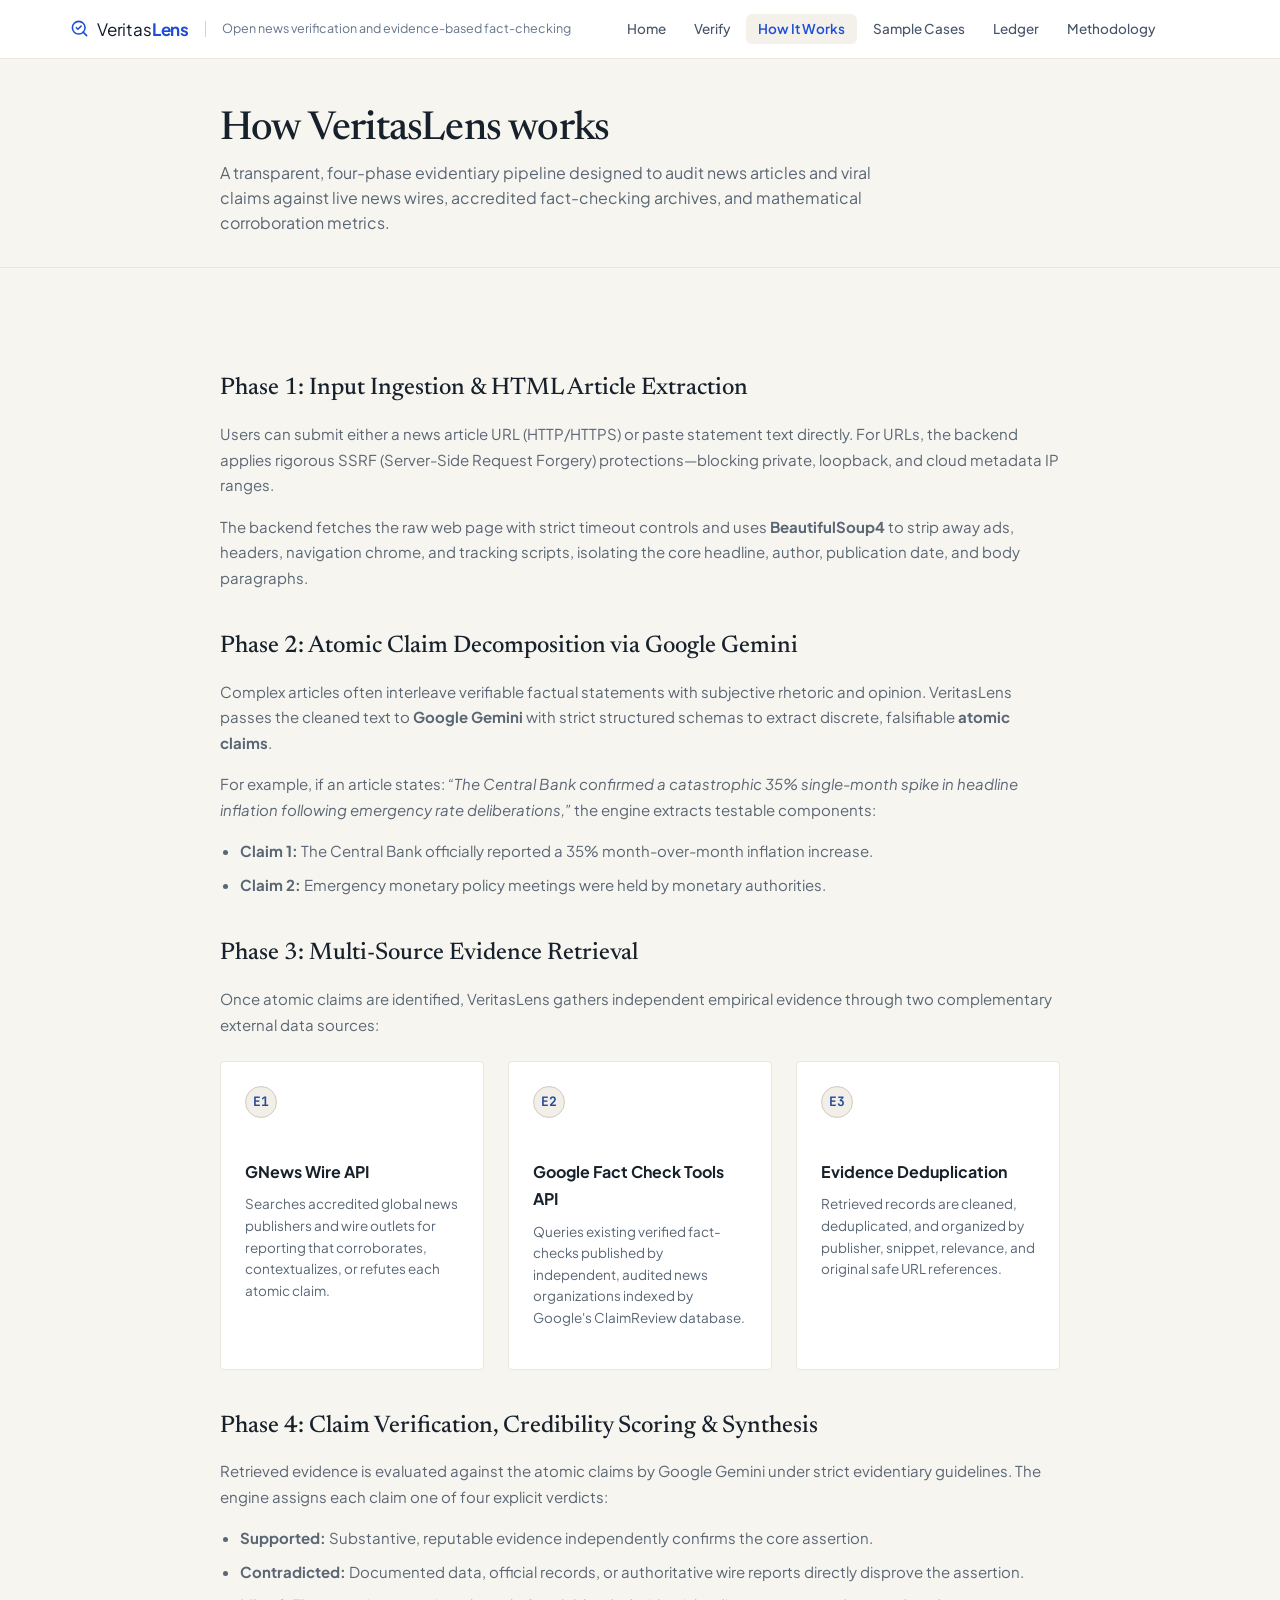
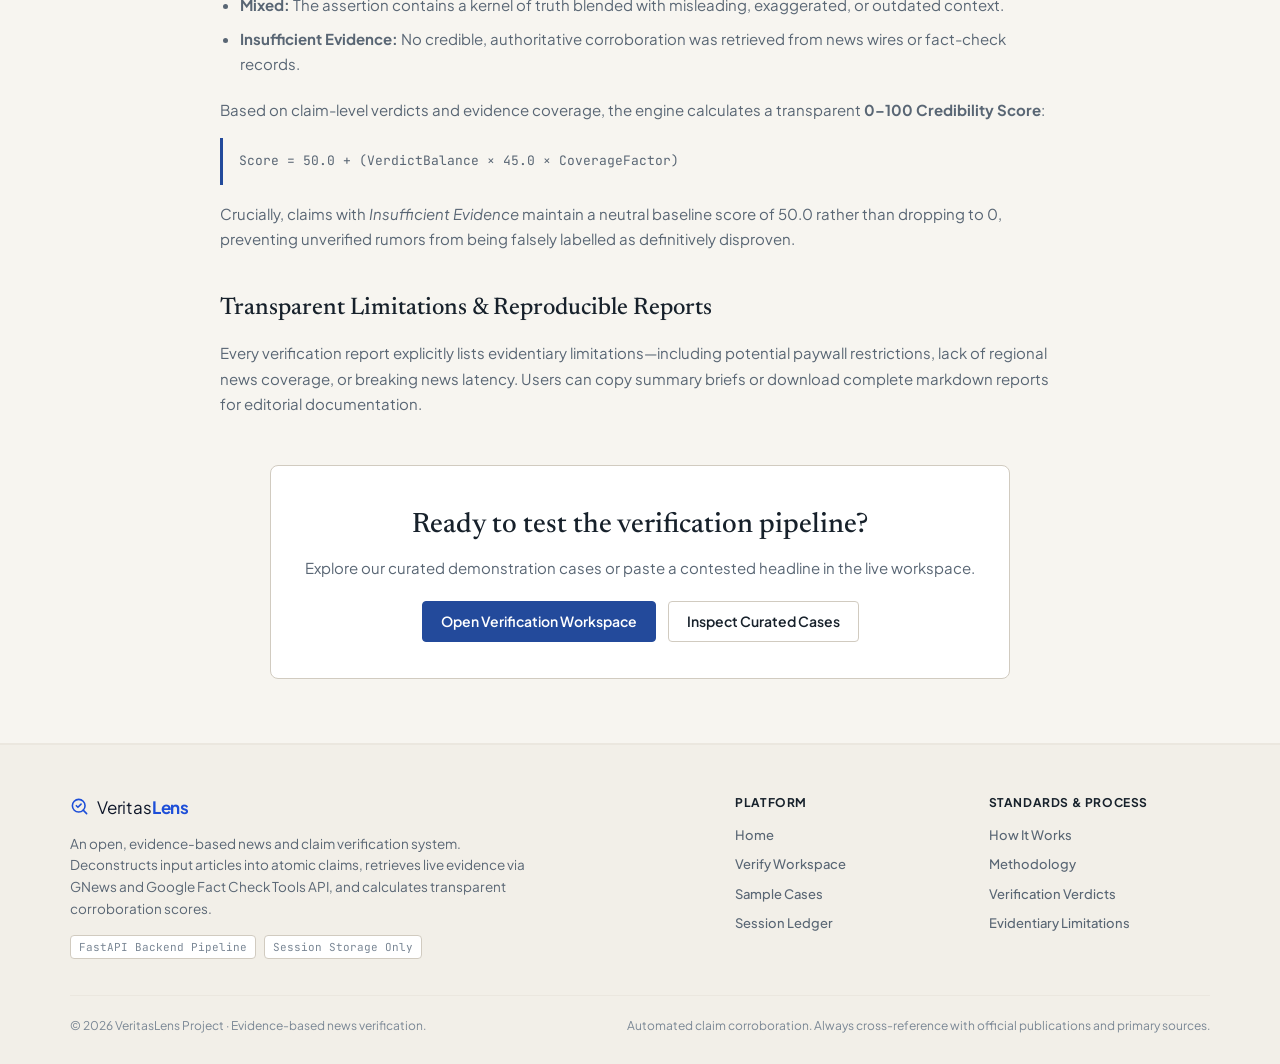
<file: frontend/how-it-works.html>
<!DOCTYPE html>
<html lang="en">

<head>
  <meta charset="UTF-8">
  <meta name="viewport" content="width=device-width, initial-scale=1.0">
  <meta name="theme-color" content="#F7F5F0">
  <meta name="description"
    content="How VeritasLens works — An in-depth overview of our four-stage automated evidence-based news verification pipeline.">
  <title>How It Works — VeritasLens</title>
  <link rel="preconnect" href="https://fonts.googleapis.com">
  <link rel="preconnect" href="https://fonts.gstatic.com" crossorigin>
  <link
    href="https://fonts.googleapis.com/css2?family=Cormorant+Garamond:ital,wght@0,400;0,500;0,600;0,700;1,400;1,500&family=Newsreader:ital,opsz,wght@0,6..72,400;0,6..72,500;0,6..72,600;1,6..72,400&family=Plus+Jakarta+Sans:wght@400;500;600;700&family=JetBrains+Mono:wght@400;500;600&display=swap"
    rel="stylesheet">
  <link rel="stylesheet" href="style.css">
  <script src="script.js" defer></script>
</head>

<body>
  
  <header class="site-header" id="site-header">
    <div class="container header-container">
      <div class="header-brand">
        <a class="brand-link" href="index.html" aria-label="VeritasLens Home">
          <svg class="brand-symbol" viewBox="0 0 24 24" fill="none" stroke="currentColor" stroke-width="2"
            stroke-linecap="round" stroke-linejoin="round" aria-hidden="true">
            <circle cx="11" cy="11" r="8"></circle>
            <line x1="21" y1="21" x2="16.65" y2="16.65"></line>
            <path d="m8 11 2 2 4-4"></path>
          </svg>
          <span class="brand-title">Veritas<strong>Lens</strong></span>
        </a>
        <span class="brand-divider" aria-hidden="true"></span>
        <span class="brand-tagline">Open news verification and evidence-based fact-checking</span>
      </div>

      <nav class="site-nav" id="primary-nav" aria-label="Main Navigation">
        <a class="nav-anchor" href="index.html">Home</a>
        <a class="nav-anchor" href="verify.html">Verify</a>
        <a class="nav-anchor is-active" href="how-it-works.html" aria-current="page">How It Works</a>
        <a class="nav-anchor" href="samples.html">Sample Cases</a>
        <a class="nav-anchor" href="ledger.html">Ledger</a>
        <a class="nav-anchor" href="methodology.html">Methodology</a>
      </nav>

      <div class="header-actions">
        <button class="nav-toggle" id="menu-toggle" type="button" aria-expanded="false" aria-controls="primary-nav"
          aria-label="Toggle navigation">
          <span class="toggle-bar"></span>
          <span class="toggle-bar"></span>
          <span class="toggle-bar"></span>
        </button>
      </div>
    </div>
  </header>

  <main>
    
    <section class="page-header-block" aria-labelledby="page-title">
      <div class="container container-narrow">
        <h1 id="page-title" class="page-headline">How VeritasLens works</h1>
        <p class="page-subhead">
          A transparent, four-phase evidentiary pipeline designed to audit news articles and viral claims against live
          news wires,
          accredited fact-checking archives, and mathematical corroboration metrics.
        </p>
      </div>
    </section>

    
    <section class="section-landing">
      <div class="container container-narrow">
        <div class="prose-block">
          <h2>Phase 1: Input Ingestion &amp; HTML Article Extraction</h2>
          <p>
            Users can submit either a news article URL (HTTP/HTTPS) or paste statement text directly.
            For URLs, the backend applies rigorous SSRF (Server-Side Request Forgery) protections—blocking private,
            loopback, and cloud metadata IP ranges.
          </p>
          <p>
            The backend fetches the raw web page with strict timeout controls and uses <strong>BeautifulSoup4</strong>
            to strip away ads, headers, navigation chrome, and tracking scripts, isolating the core headline, author,
            publication date, and body paragraphs.
          </p>

          <h2>Phase 2: Atomic Claim Decomposition via Google Gemini</h2>
          <p>
            Complex articles often interleave verifiable factual statements with subjective rhetoric and opinion.
            VeritasLens passes the cleaned text to <strong>Google Gemini</strong> with strict structured schemas to
            extract discrete, falsifiable <strong>atomic claims</strong>.
          </p>
          <p>
            For example, if an article states:
            <em>“The Central Bank confirmed a catastrophic 35% single-month spike in headline inflation following
              emergency rate deliberations,”</em>
            the engine extracts testable components:
          </p>
          <ul>
            <li><strong>Claim 1:</strong> The Central Bank officially reported a 35% month-over-month inflation
              increase.</li>
            <li><strong>Claim 2:</strong> Emergency monetary policy meetings were held by monetary authorities.</li>
          </ul>

          <h2>Phase 3: Multi-Source Evidence Retrieval</h2>
          <p>
            Once atomic claims are identified, VeritasLens gathers independent empirical evidence through two
            complementary external data sources:
          </p>

          <div class="steps-grid" style="margin: 24px 0;">
            <div class="step-card">
              <span class="step-number">E1</span>
              <h3>GNews Wire API</h3>
              <p>Searches accredited global news publishers and wire outlets for reporting that corroborates,
                contextualizes, or refutes each atomic claim.</p>
            </div>
            <div class="step-card">
              <span class="step-number">E2</span>
              <h3>Google Fact Check Tools API</h3>
              <p>Queries existing verified fact-checks published by independent, audited news organizations indexed by
                Google's ClaimReview database.</p>
            </div>
            <div class="step-card">
              <span class="step-number">E3</span>
              <h3>Evidence Deduplication</h3>
              <p>Retrieved records are cleaned, deduplicated, and organized by publisher, snippet, relevance, and
                original safe URL references.</p>
            </div>
          </div>

          <h2>Phase 4: Claim Verification, Credibility Scoring &amp; Synthesis</h2>
          <p>
            Retrieved evidence is evaluated against the atomic claims by Google Gemini under strict evidentiary
            guidelines.
            The engine assigns each claim one of four explicit verdicts:
          </p>
          <ul>
            <li><strong>Supported:</strong> Substantive, reputable evidence independently confirms the core assertion.
            </li>
            <li><strong>Contradicted:</strong> Documented data, official records, or authoritative wire reports directly
              disprove the assertion.</li>
            <li><strong>Mixed:</strong> The assertion contains a kernel of truth blended with misleading, exaggerated,
              or outdated context.</li>
            <li><strong>Insufficient Evidence:</strong> No credible, authoritative corroboration was retrieved from news
              wires or fact-check records.</li>
          </ul>

          <p>
            Based on claim-level verdicts and evidence coverage, the engine calculates a transparent <strong>0–100
              Credibility Score</strong>:
          </p>
          <p
            style="background: var(--bg-surface-secondary); padding: 12px 16px; border-left: 3px solid var(--action-primary); font-family: 'JetBrains Mono', monospace; font-size: 13px;">
            Score = 50.0 + (VerdictBalance &times; 45.0 &times; CoverageFactor)
          </p>
          <p>
            Crucially, claims with <em>Insufficient Evidence</em> maintain a neutral baseline score of 50.0 rather than
            dropping to 0, preventing unverified rumors from being falsely labelled as definitively disproven.
          </p>

          <h2>Transparent Limitations &amp; Reproducible Reports</h2>
          <p>
            Every verification report explicitly lists evidentiary limitations—including potential paywall restrictions,
            lack of regional news coverage, or breaking news latency.
            Users can copy summary briefs or download complete markdown reports for editorial documentation.
          </p>
        </div>

        <div class="cta-box" style="margin-top: 48px;">
          <h2>Ready to test the verification pipeline?</h2>
          <p>Explore our curated demonstration cases or paste a contested headline in the live workspace.</p>
          <div style="display: flex; gap: 12px; justify-content: center; flex-wrap: wrap;">
            <a class="btn btn-primary" href="verify.html">Open Verification Workspace</a>
            <a class="btn btn-secondary" href="samples.html">Inspect Curated Cases</a>
          </div>
        </div>
      </div>
    </section>
  </main>

  
  <footer class="site-footer">
    <div class="container footer-container">
      <div class="footer-layout">
        
        <div class="footer-col-brand">
          <a class="footer-brand-link" href="index.html" aria-label="VeritasLens Home">
            <svg class="brand-symbol" viewBox="0 0 24 24" fill="none" stroke="currentColor" stroke-width="2"
              stroke-linecap="round" stroke-linejoin="round" aria-hidden="true">
              <circle cx="11" cy="11" r="8"></circle>
              <line x1="21" y1="21" x2="16.65" y2="16.65"></line>
              <path d="m8 11 2 2 4-4"></path>
            </svg>
            <span class="brand-title">Veritas<strong>Lens</strong></span>
          </a>
          <p class="footer-mission">
            An open, evidence-based news and claim verification system. Deconstructs input articles into atomic claims,
            retrieves live evidence via GNews and Google Fact Check Tools API, and calculates transparent corroboration
            scores.
          </p>
          <div class="footer-badge-wrap">
            <span class="footer-pill">FastAPI Backend Pipeline</span>
            <span class="footer-pill">Session Storage Only</span>
          </div>
        </div>

        
        <div class="footer-col-links">
          <div class="footer-link-group">
            <h4 class="footer-group-heading">Platform</h4>
            <nav class="footer-links-list" aria-label="Footer Platform Links">
              <a href="index.html">Home</a>
              <a href="verify.html">Verify Workspace</a>
              <a href="samples.html">Sample Cases</a>
              <a href="ledger.html">Session Ledger</a>
            </nav>
          </div>

          <div class="footer-link-group">
            <h4 class="footer-group-heading">Standards &amp; Process</h4>
            <nav class="footer-links-list" aria-label="Footer Standards Links">
              <a href="how-it-works.html">How It Works</a>
              <a href="methodology.html">Methodology</a>
              <a href="methodology.html#verdicts">Verification Verdicts</a>
              <a href="methodology.html#limitations">Evidentiary Limitations</a>
            </nav>
          </div>
        </div>
      </div>

      
      <div class="footer-bottom">
        <p class="footer-copyright">&copy; 2026 VeritasLens Project &middot; Evidence-based news verification.</p>
        <p class="footer-compliance">Automated claim corroboration. Always cross-reference with official publications
          and primary sources.</p>
      </div>
    </div>
  </footer>
</body>

</html>
</file>
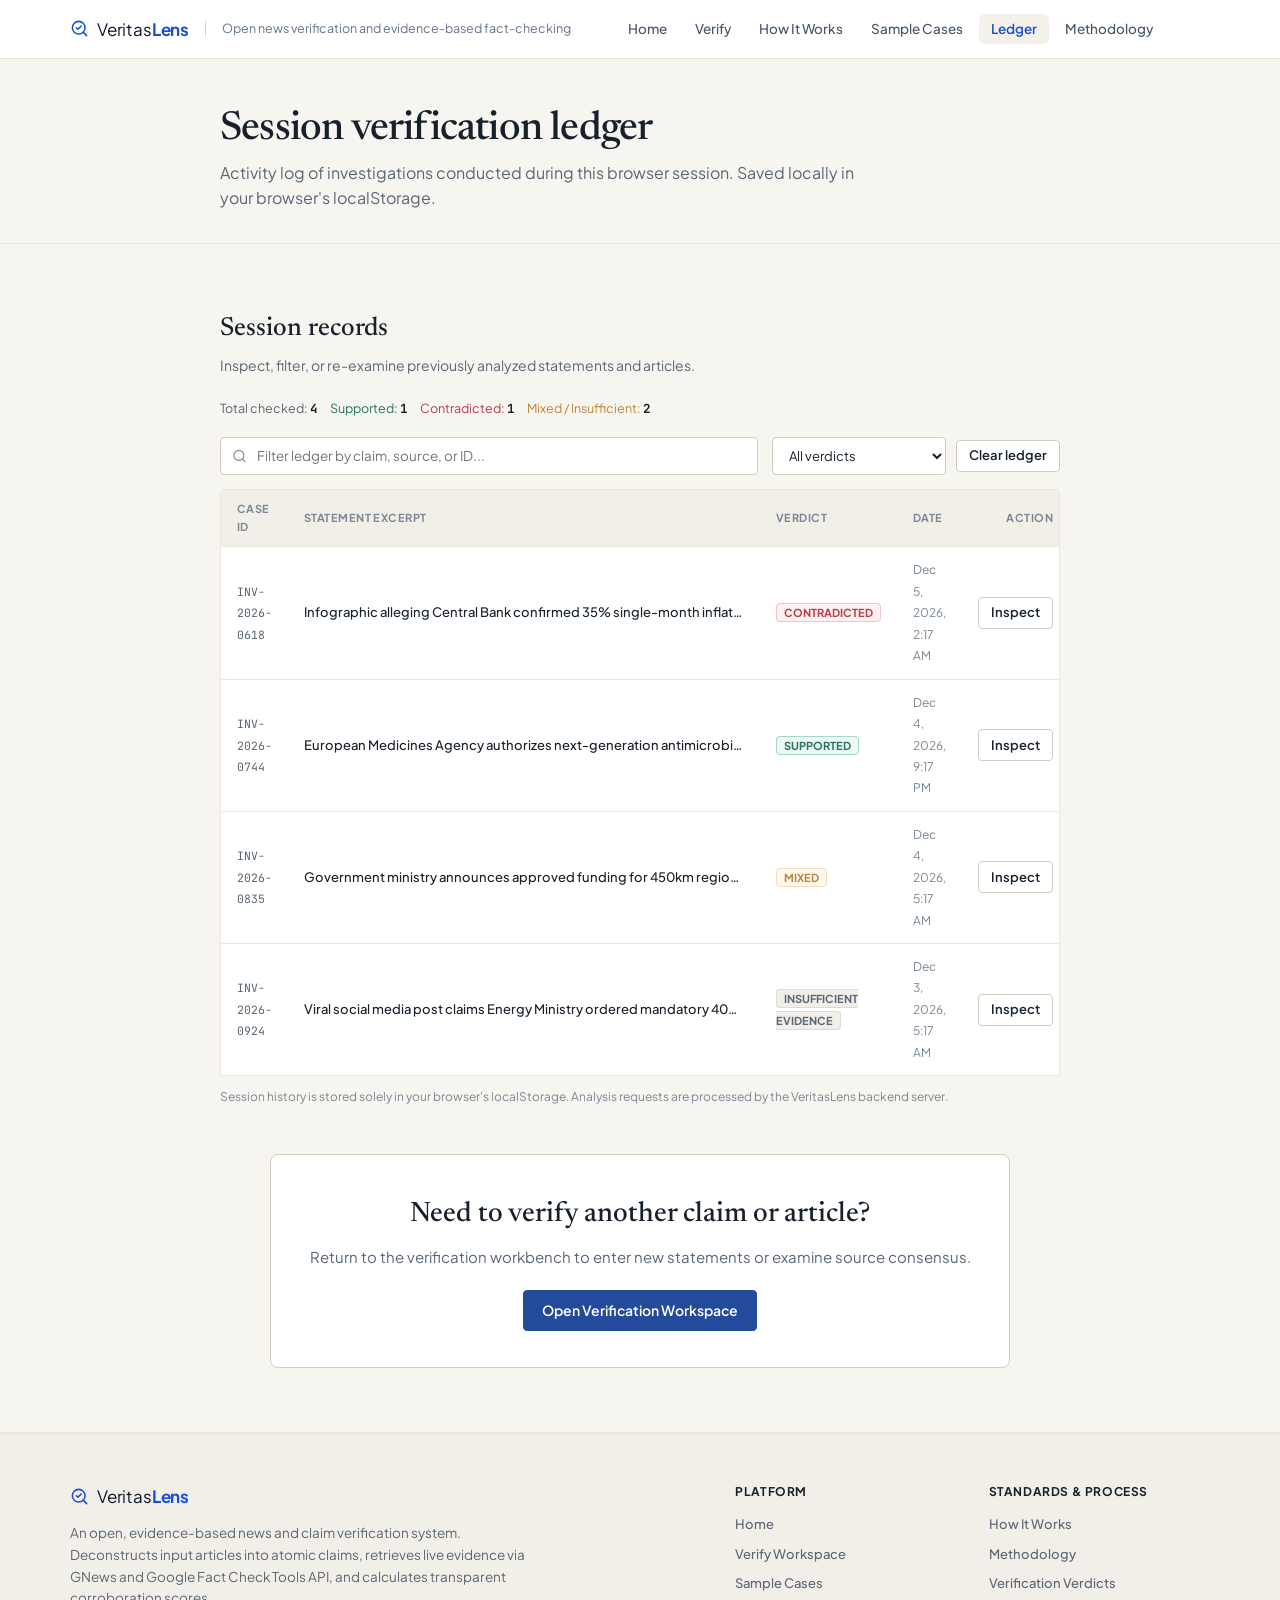
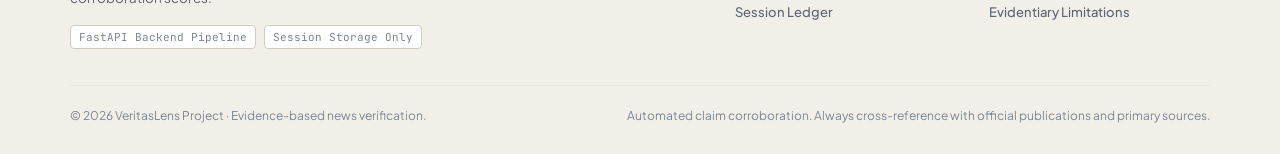
<file: frontend/ledger.html>
<!DOCTYPE html>
<html lang="en">

<head>
  <meta charset="UTF-8">
  <meta name="viewport" content="width=device-width, initial-scale=1.0">
  <meta name="theme-color" content="#F7F5F0">
  <meta name="description"
    content="VeritasLens Verification Ledger — Session activity log and local browser history of investigated claims and source audits.">
  <title>Verification Ledger — VeritasLens</title>
  <link rel="preconnect" href="https://fonts.googleapis.com">
  <link rel="preconnect" href="https://fonts.gstatic.com" crossorigin>
  <link
    href="https://fonts.googleapis.com/css2?family=Cormorant+Garamond:ital,wght@0,400;0,500;0,600;0,700;1,400;1,500&family=Newsreader:ital,opsz,wght@0,6..72,400;0,6..72,500;0,6..72,600;1,6..72,400&family=Plus+Jakarta+Sans:wght@400;500;600;700&family=JetBrains+Mono:wght@400;500;600&display=swap"
    rel="stylesheet">
  <link rel="stylesheet" href="style.css">
  <script src="script.js" defer></script>
</head>

<body>
  
  <header class="site-header" id="site-header">
    <div class="container header-container">
      <div class="header-brand">
        <a class="brand-link" href="index.html" aria-label="VeritasLens Home">
          <svg class="brand-symbol" viewBox="0 0 24 24" fill="none" stroke="currentColor" stroke-width="2"
            stroke-linecap="round" stroke-linejoin="round" aria-hidden="true">
            <circle cx="11" cy="11" r="8"></circle>
            <line x1="21" y1="21" x2="16.65" y2="16.65"></line>
            <path d="m8 11 2 2 4-4"></path>
          </svg>
          <span class="brand-title">Veritas<strong>Lens</strong></span>
        </a>
        <span class="brand-divider" aria-hidden="true"></span>
        <span class="brand-tagline">Open news verification and evidence-based fact-checking</span>
      </div>

      <nav class="site-nav" id="primary-nav" aria-label="Main Navigation">
        <a class="nav-anchor" href="index.html">Home</a>
        <a class="nav-anchor" href="verify.html">Verify</a>
        <a class="nav-anchor" href="how-it-works.html">How It Works</a>
        <a class="nav-anchor" href="samples.html">Sample Cases</a>
        <a class="nav-anchor is-active" href="ledger.html" aria-current="page">Ledger</a>
        <a class="nav-anchor" href="methodology.html">Methodology</a>
      </nav>

      <div class="header-actions">
        <button class="nav-toggle" id="menu-toggle" type="button" aria-expanded="false" aria-controls="primary-nav"
          aria-label="Toggle navigation">
          <span class="toggle-bar"></span>
          <span class="toggle-bar"></span>
          <span class="toggle-bar"></span>
        </button>
      </div>
    </div>
  </header>

  <main>
    
    <section class="page-header-block" aria-labelledby="page-title">
      <div class="container container-narrow">
        <h1 id="page-title" class="page-headline">Session verification ledger</h1>
        <p class="page-subhead">
          Activity log of investigations conducted during this browser session. Saved locally in your browser's
          localStorage.
        </p>
      </div>
    </section>

    
    <section class="section-landing">
      <div class="container container-narrow">
        <div class="ledger-heading-row">
          <div>
            <h2 class="section-headline">Session records</h2>
            <p class="section-desc">Inspect, filter, or re-examine previously analyzed statements and articles.</p>
          </div>
          <div class="ledger-counters">
            <span class="counter-badge">Total checked: <strong id="stat-total">0</strong></span>
            <span class="counter-badge text-green">Supported: <strong id="stat-true">0</strong></span>
            <span class="counter-badge text-red">Contradicted: <strong id="stat-false">0</strong></span>
            <span class="counter-badge text-amber">Mixed / Insufficient: <strong id="stat-misleading">0</strong></span>
          </div>
        </div>

        <div class="ledger-filter-bar">
          <div class="search-wrap">
            <svg viewBox="0 0 24 24" fill="none" stroke="currentColor" stroke-width="1.8" stroke-linecap="round"
              stroke-linejoin="round" aria-hidden="true">
              <circle cx="11" cy="11" r="8"></circle>
              <line x1="21" y1="21" x2="16.65" y2="16.65"></line>
            </svg>
            <input id="history-search" type="search" placeholder="Filter ledger by claim, source, or ID..."
              aria-label="Search ledger">
          </div>
          <div class="filter-controls">
            <select id="verdict-filter" aria-label="Filter by verdict">
              <option value="all">All verdicts</option>
              <option value="Supported">Supported</option>
              <option value="Contradicted">Contradicted</option>
              <option value="Mixed">Mixed</option>
              <option value="Insufficient Evidence">Insufficient Evidence</option>
            </select>
            <button class="btn btn-secondary btn-sm" id="clear-history" type="button">Clear ledger</button>
          </div>
        </div>

        <div class="ledger-table-card">
          <table class="ledger-table">
            <thead>
              <tr>
                <th scope="col" style="width: 130px;">Case ID</th>
                <th scope="col">Statement excerpt</th>
                <th scope="col" style="width: 200px;">Verdict</th>
                <th scope="col" style="width: 150px;">Date</th>
                <th scope="col" style="width: 90px; text-align: right;">Action</th>
              </tr>
            </thead>
            <tbody id="history-table-body">
              
            </tbody>
          </table>
        </div>

        <div class="ledger-empty" id="history-empty" hidden>
          <p><strong>No matching records found.</strong> Try clearing your search filter or checking a new claim above.
          </p>
        </div>

        <p class="ledger-privacy-note" id="storage-note">
          Session history is stored solely in your browser's localStorage. Analysis requests are processed by the
          VeritasLens backend server.
        </p>

        <div class="cta-box" style="margin-top: 48px;">
          <h2>Need to verify another claim or article?</h2>
          <p>Return to the verification workbench to enter new statements or examine source consensus.</p>
          <a class="btn btn-primary" href="verify.html">Open Verification Workspace</a>
        </div>
      </div>
    </section>
  </main>

  
  <footer class="site-footer">
    <div class="container footer-container">
      <div class="footer-layout">
        
        <div class="footer-col-brand">
          <a class="footer-brand-link" href="index.html" aria-label="VeritasLens Home">
            <svg class="brand-symbol" viewBox="0 0 24 24" fill="none" stroke="currentColor" stroke-width="2"
              stroke-linecap="round" stroke-linejoin="round" aria-hidden="true">
              <circle cx="11" cy="11" r="8"></circle>
              <line x1="21" y1="21" x2="16.65" y2="16.65"></line>
              <path d="m8 11 2 2 4-4"></path>
            </svg>
            <span class="brand-title">Veritas<strong>Lens</strong></span>
          </a>
          <p class="footer-mission">
            An open, evidence-based news and claim verification system. Deconstructs input articles into atomic claims,
            retrieves live evidence via GNews and Google Fact Check Tools API, and calculates transparent corroboration
            scores.
          </p>
          <div class="footer-badge-wrap">
            <span class="footer-pill">FastAPI Backend Pipeline</span>
            <span class="footer-pill">Session Storage Only</span>
          </div>
        </div>

        
        <div class="footer-col-links">
          <div class="footer-link-group">
            <h4 class="footer-group-heading">Platform</h4>
            <nav class="footer-links-list" aria-label="Footer Platform Links">
              <a href="index.html">Home</a>
              <a href="verify.html">Verify Workspace</a>
              <a href="samples.html">Sample Cases</a>
              <a href="ledger.html">Session Ledger</a>
            </nav>
          </div>

          <div class="footer-link-group">
            <h4 class="footer-group-heading">Standards &amp; Process</h4>
            <nav class="footer-links-list" aria-label="Footer Standards Links">
              <a href="how-it-works.html">How It Works</a>
              <a href="methodology.html">Methodology</a>
              <a href="methodology.html#verdicts">Verification Verdicts</a>
              <a href="methodology.html#limitations">Evidentiary Limitations</a>
            </nav>
          </div>
        </div>
      </div>

      
      <div class="footer-bottom">
        <p class="footer-copyright">&copy; 2026 VeritasLens Project &middot; Evidence-based news verification.</p>
        <p class="footer-compliance">Automated claim corroboration. Always cross-reference with official publications
          and primary sources.</p>
      </div>
    </div>
  </footer>
</body>

</html>
</file>
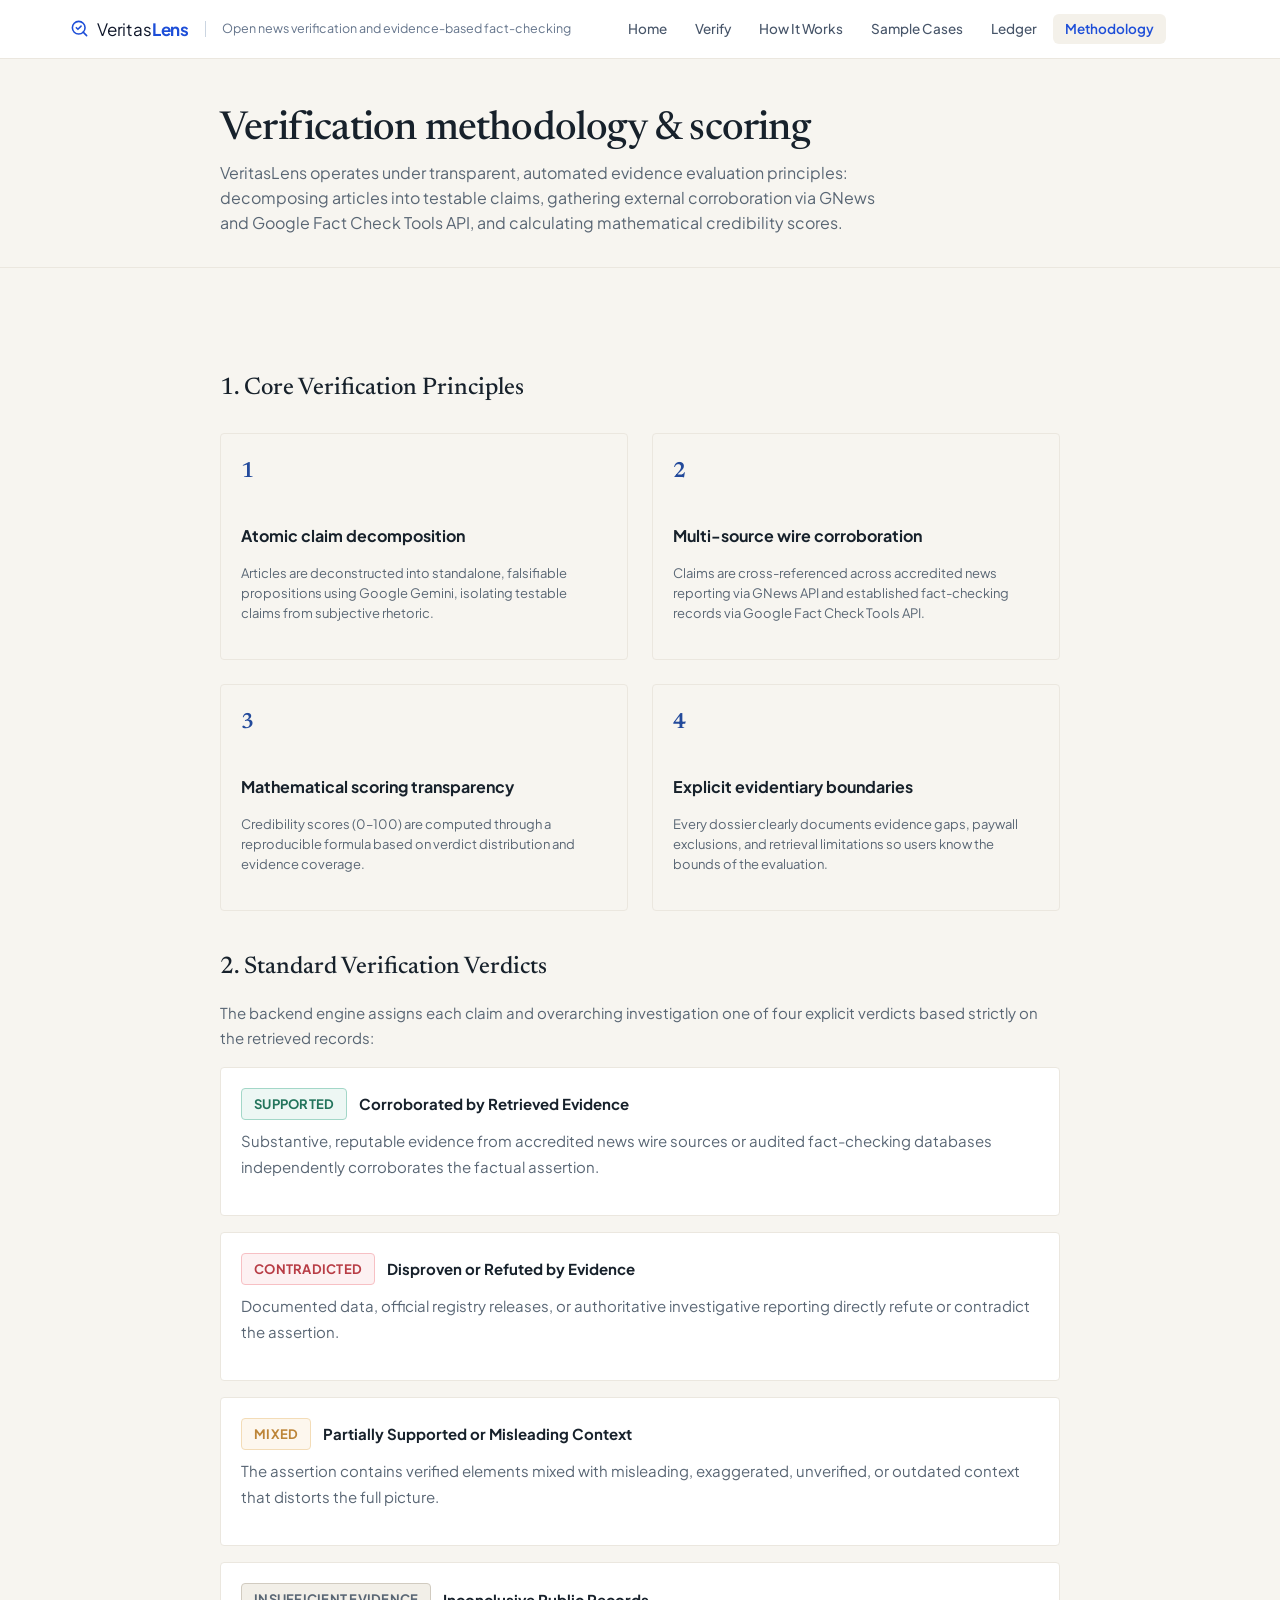
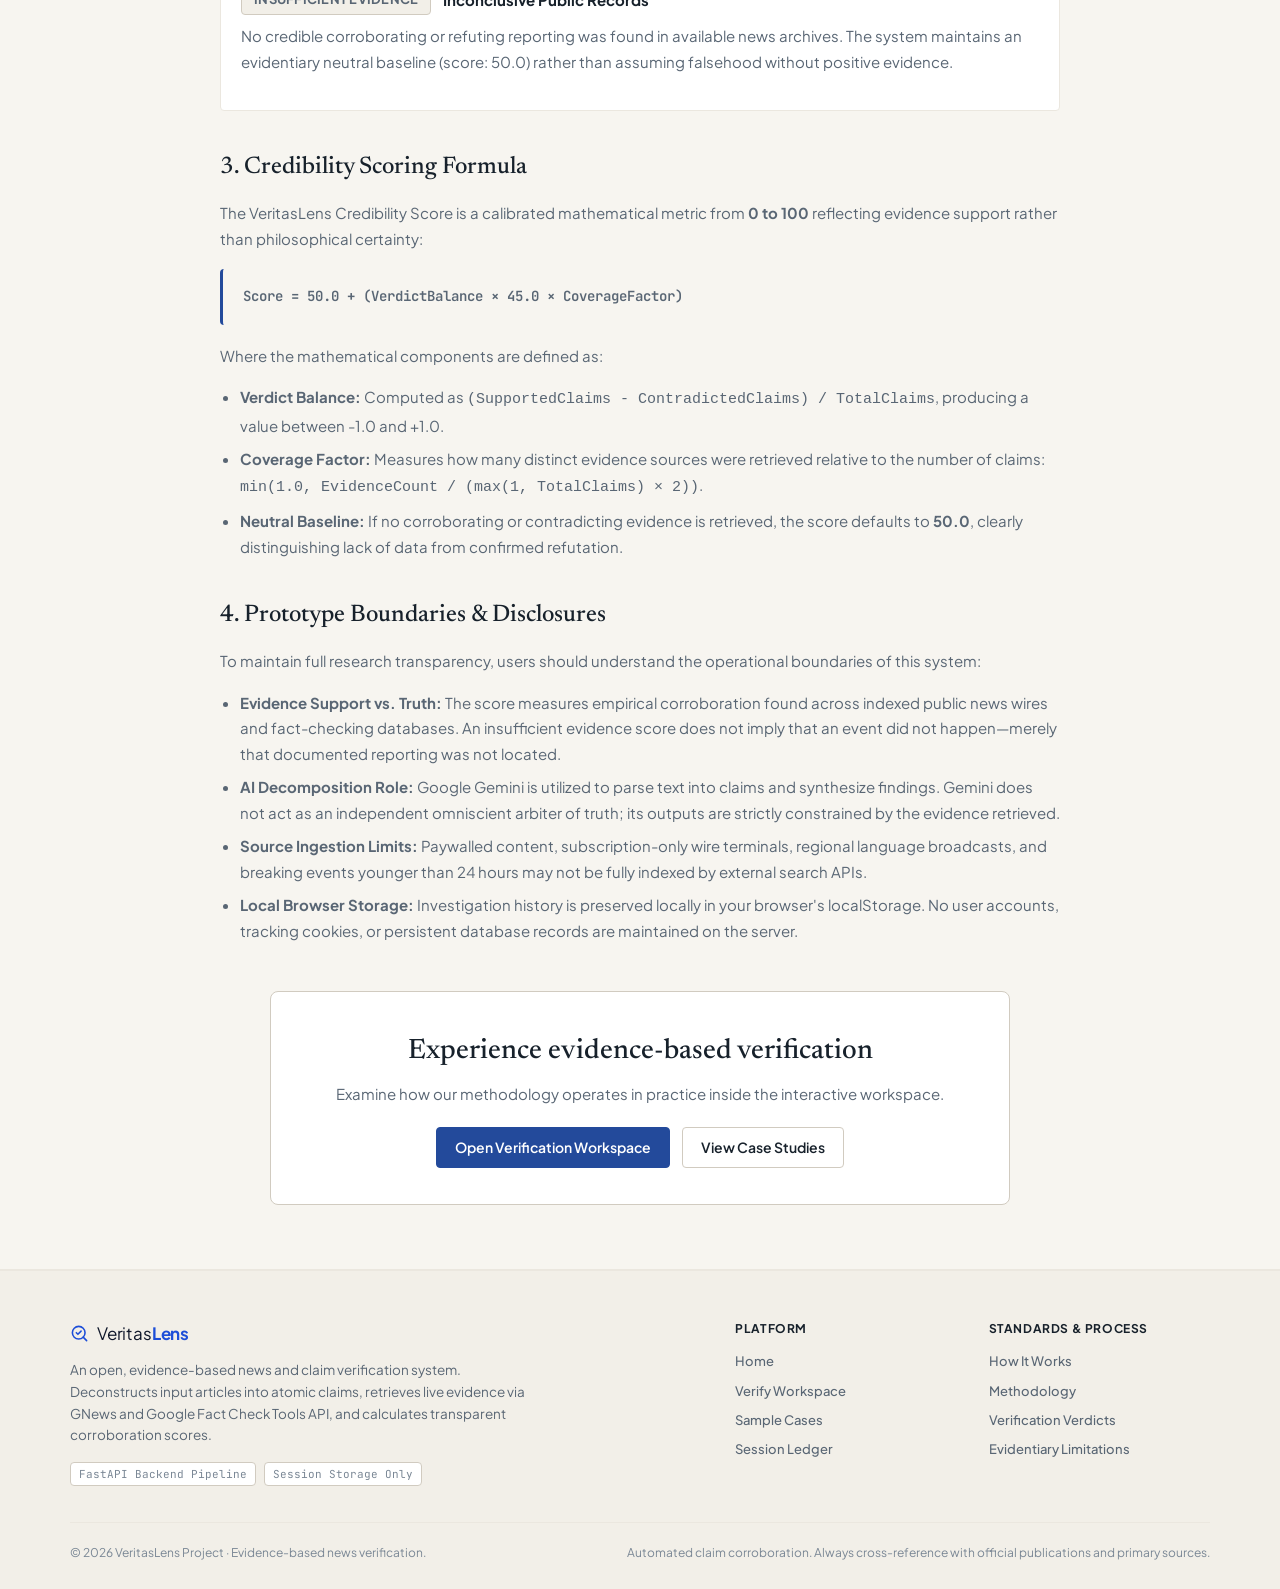
<file: frontend/methodology.html>
<!DOCTYPE html>
<html lang="en">

<head>
  <meta charset="UTF-8">
  <meta name="viewport" content="width=device-width, initial-scale=1.0">
  <meta name="theme-color" content="#F7F5F0">
  <meta name="description"
    content="VeritasLens Methodology — Evidence assessment standards, 4 standardized verdict categories, credibility scoring formula, and system boundaries.">
  <title>Methodology — VeritasLens</title>
  <link rel="preconnect" href="https://fonts.googleapis.com">
  <link rel="preconnect" href="https://fonts.gstatic.com" crossorigin>
  <link
    href="https://fonts.googleapis.com/css2?family=Cormorant+Garamond:ital,wght@0,400;0,500;0,600;0,700;1,400;1,500&family=Newsreader:ital,opsz,wght@0,6..72,400;0,6..72,500;0,6..72,600;1,6..72,400&family=Plus+Jakarta+Sans:wght@400;500;600;700&family=JetBrains+Mono:wght@400;500;600&display=swap"
    rel="stylesheet">
  <link rel="stylesheet" href="style.css">
  <script src="script.js" defer></script>
</head>

<body>
  
  <header class="site-header" id="site-header">
    <div class="container header-container">
      <div class="header-brand">
        <a class="brand-link" href="index.html" aria-label="VeritasLens Home">
          <svg class="brand-symbol" viewBox="0 0 24 24" fill="none" stroke="currentColor" stroke-width="2"
            stroke-linecap="round" stroke-linejoin="round" aria-hidden="true">
            <circle cx="11" cy="11" r="8"></circle>
            <line x1="21" y1="21" x2="16.65" y2="16.65"></line>
            <path d="m8 11 2 2 4-4"></path>
          </svg>
          <span class="brand-title">Veritas<strong>Lens</strong></span>
        </a>
        <span class="brand-divider" aria-hidden="true"></span>
        <span class="brand-tagline">Open news verification and evidence-based fact-checking</span>
      </div>

      <nav class="site-nav" id="primary-nav" aria-label="Main Navigation">
        <a class="nav-anchor" href="index.html">Home</a>
        <a class="nav-anchor" href="verify.html">Verify</a>
        <a class="nav-anchor" href="how-it-works.html">How It Works</a>
        <a class="nav-anchor" href="samples.html">Sample Cases</a>
        <a class="nav-anchor" href="ledger.html">Ledger</a>
        <a class="nav-anchor is-active" href="methodology.html" aria-current="page">Methodology</a>
      </nav>

      <div class="header-actions">
        <button class="nav-toggle" id="menu-toggle" type="button" aria-expanded="false" aria-controls="primary-nav"
          aria-label="Toggle navigation">
          <span class="toggle-bar"></span>
          <span class="toggle-bar"></span>
          <span class="toggle-bar"></span>
        </button>
      </div>
    </div>
  </header>

  <main>
    
    <section class="page-header-block" aria-labelledby="page-title">
      <div class="container container-narrow">
        <h1 id="page-title" class="page-headline">Verification methodology &amp; scoring</h1>
        <p class="page-subhead">
          VeritasLens operates under transparent, automated evidence evaluation principles: decomposing articles into
          testable claims, gathering external corroboration via GNews and Google Fact Check Tools API, and calculating
          mathematical credibility scores.
        </p>
      </div>
    </section>

    
    <section class="section-landing">
      <div class="container container-narrow">
        <div class="prose-block">

          <h2 id="principles">1. Core Verification Principles</h2>
          <div class="principles-grid" style="margin: 24px 0 36px;">
            <div class="principle-card">
              <span class="principle-number">1</span>
              <h3 class="principle-title">Atomic claim decomposition</h3>
              <p class="principle-desc">Articles are deconstructed into standalone, falsifiable propositions using
                Google Gemini, isolating testable claims from subjective rhetoric.</p>
            </div>
            <div class="principle-card">
              <span class="principle-number">2</span>
              <h3 class="principle-title">Multi-source wire corroboration</h3>
              <p class="principle-desc">Claims are cross-referenced across accredited news reporting via GNews API and
                established fact-checking records via Google Fact Check Tools API.</p>
            </div>
            <div class="principle-card">
              <span class="principle-number">3</span>
              <h3 class="principle-title">Mathematical scoring transparency</h3>
              <p class="principle-desc">Credibility scores (0–100) are computed through a reproducible formula based on
                verdict distribution and evidence coverage.</p>
            </div>
            <div class="principle-card">
              <span class="principle-number">4</span>
              <h3 class="principle-title">Explicit evidentiary boundaries</h3>
              <p class="principle-desc">Every dossier clearly documents evidence gaps, paywall exclusions, and retrieval
                limitations so users know the bounds of the evaluation.</p>
            </div>
          </div>

          <h2 id="verdicts">2. Standard Verification Verdicts</h2>
          <p>
            The backend engine assigns each claim and overarching investigation one of four explicit verdicts based
            strictly on the retrieved records:
          </p>

          <div class="glossary-card">
            <div class="glossary-header">
              <span class="verdict-status-badge verdict-supported">SUPPORTED</span>
              <span class="glossary-title">Corroborated by Retrieved Evidence</span>
            </div>
            <p>Substantive, reputable evidence from accredited news wire sources or audited fact-checking databases
              independently corroborates the factual assertion.</p>
          </div>

          <div class="glossary-card">
            <div class="glossary-header">
              <span class="verdict-status-badge verdict-contradicted">CONTRADICTED</span>
              <span class="glossary-title">Disproven or Refuted by Evidence</span>
            </div>
            <p>Documented data, official registry releases, or authoritative investigative reporting directly refute or
              contradict the assertion.</p>
          </div>

          <div class="glossary-card">
            <div class="glossary-header">
              <span class="verdict-status-badge verdict-mixed">MIXED</span>
              <span class="glossary-title">Partially Supported or Misleading Context</span>
            </div>
            <p>The assertion contains verified elements mixed with misleading, exaggerated, unverified, or outdated
              context that distorts the full picture.</p>
          </div>

          <div class="glossary-card">
            <div class="glossary-header">
              <span class="verdict-status-badge verdict-insufficient">INSUFFICIENT EVIDENCE</span>
              <span class="glossary-title">Inconclusive Public Records</span>
            </div>
            <p>No credible corroborating or refuting reporting was found in available news archives. The system
              maintains an evidentiary neutral baseline (score: 50.0) rather than assuming falsehood without positive
              evidence.</p>
          </div>

          <h2 id="scoring">3. Credibility Scoring Formula</h2>
          <p>
            The VeritasLens Credibility Score is a calibrated mathematical metric from <strong>0 to 100</strong>
            reflecting evidence support rather than philosophical certainty:
          </p>
          <div
            style="background: var(--bg-surface-secondary); padding: 16px 20px; border-left: 3px solid var(--action-primary); margin: 18px 0; border-radius: 4px;">
            <p style="margin: 0; font-family: 'JetBrains Mono', monospace; font-size: 14px; font-weight: 600;">
              Score = 50.0 + (VerdictBalance &times; 45.0 &times; CoverageFactor)
            </p>
          </div>
          <p>Where the mathematical components are defined as:</p>
          <ul>
            <li><strong>Verdict Balance:</strong> Computed as
              <code>(SupportedClaims - ContradictedClaims) / TotalClaims</code>, producing a value between -1.0 and
              +1.0.</li>
            <li><strong>Coverage Factor:</strong> Measures how many distinct evidence sources were retrieved relative to
              the number of claims: <code>min(1.0, EvidenceCount / (max(1, TotalClaims) &times; 2))</code>.</li>
            <li><strong>Neutral Baseline:</strong> If no corroborating or contradicting evidence is retrieved, the score
              defaults to <strong>50.0</strong>, clearly distinguishing lack of data from confirmed refutation.</li>
          </ul>

          <h2 id="limitations">4. Prototype Boundaries &amp; Disclosures</h2>
          <p>
            To maintain full research transparency, users should understand the operational boundaries of this system:
          </p>
          <ul>
            <li><strong>Evidence Support vs. Truth:</strong> The score measures empirical corroboration found across
              indexed public news wires and fact-checking databases. An insufficient evidence score does not imply that
              an event did not happen—merely that documented reporting was not located.</li>
            <li><strong>AI Decomposition Role:</strong> Google Gemini is utilized to parse text into claims and
              synthesize findings. Gemini does not act as an independent omniscient arbiter of truth; its outputs are
              strictly constrained by the evidence retrieved.</li>
            <li><strong>Source Ingestion Limits:</strong> Paywalled content, subscription-only wire terminals, regional
              language broadcasts, and breaking events younger than 24 hours may not be fully indexed by external search
              APIs.</li>
            <li><strong>Local Browser Storage:</strong> Investigation history is preserved locally in your browser's
              localStorage. No user accounts, tracking cookies, or persistent database records are maintained on the
              server.</li>
          </ul>

        </div>

        <div class="cta-box" style="margin-top: 48px;">
          <h2>Experience evidence-based verification</h2>
          <p>Examine how our methodology operates in practice inside the interactive workspace.</p>
          <div style="display: flex; gap: 12px; justify-content: center; flex-wrap: wrap;">
            <a class="btn btn-primary" href="verify.html">Open Verification Workspace</a>
            <a class="btn btn-secondary" href="samples.html">View Case Studies</a>
          </div>
        </div>
      </div>
    </section>
  </main>

  
  <footer class="site-footer">
    <div class="container footer-container">
      <div class="footer-layout">
        
        <div class="footer-col-brand">
          <a class="footer-brand-link" href="index.html" aria-label="VeritasLens Home">
            <svg class="brand-symbol" viewBox="0 0 24 24" fill="none" stroke="currentColor" stroke-width="2"
              stroke-linecap="round" stroke-linejoin="round" aria-hidden="true">
              <circle cx="11" cy="11" r="8"></circle>
              <line x1="21" y1="21" x2="16.65" y2="16.65"></line>
              <path d="m8 11 2 2 4-4"></path>
            </svg>
            <span class="brand-title">Veritas<strong>Lens</strong></span>
          </a>
          <p class="footer-mission">
            An open, evidence-based news and claim verification system. Deconstructs input articles into atomic claims,
            retrieves live evidence via GNews and Google Fact Check Tools API, and calculates transparent corroboration
            scores.
          </p>
          <div class="footer-badge-wrap">
            <span class="footer-pill">FastAPI Backend Pipeline</span>
            <span class="footer-pill">Session Storage Only</span>
          </div>
        </div>

        
        <div class="footer-col-links">
          <div class="footer-link-group">
            <h4 class="footer-group-heading">Platform</h4>
            <nav class="footer-links-list" aria-label="Footer Platform Links">
              <a href="index.html">Home</a>
              <a href="verify.html">Verify Workspace</a>
              <a href="samples.html">Sample Cases</a>
              <a href="ledger.html">Session Ledger</a>
            </nav>
          </div>

          <div class="footer-link-group">
            <h4 class="footer-group-heading">Standards &amp; Process</h4>
            <nav class="footer-links-list" aria-label="Footer Standards Links">
              <a href="how-it-works.html">How It Works</a>
              <a href="methodology.html">Methodology</a>
              <a href="methodology.html#verdicts">Verification Verdicts</a>
              <a href="methodology.html#limitations">Evidentiary Limitations</a>
            </nav>
          </div>
        </div>
      </div>

      
      <div class="footer-bottom">
        <p class="footer-copyright">&copy; 2026 VeritasLens Project &middot; Evidence-based news verification.</p>
        <p class="footer-compliance">Automated claim corroboration. Always cross-reference with official publications
          and primary sources.</p>
      </div>
    </div>
  </footer>
</body>

</html>
</file>
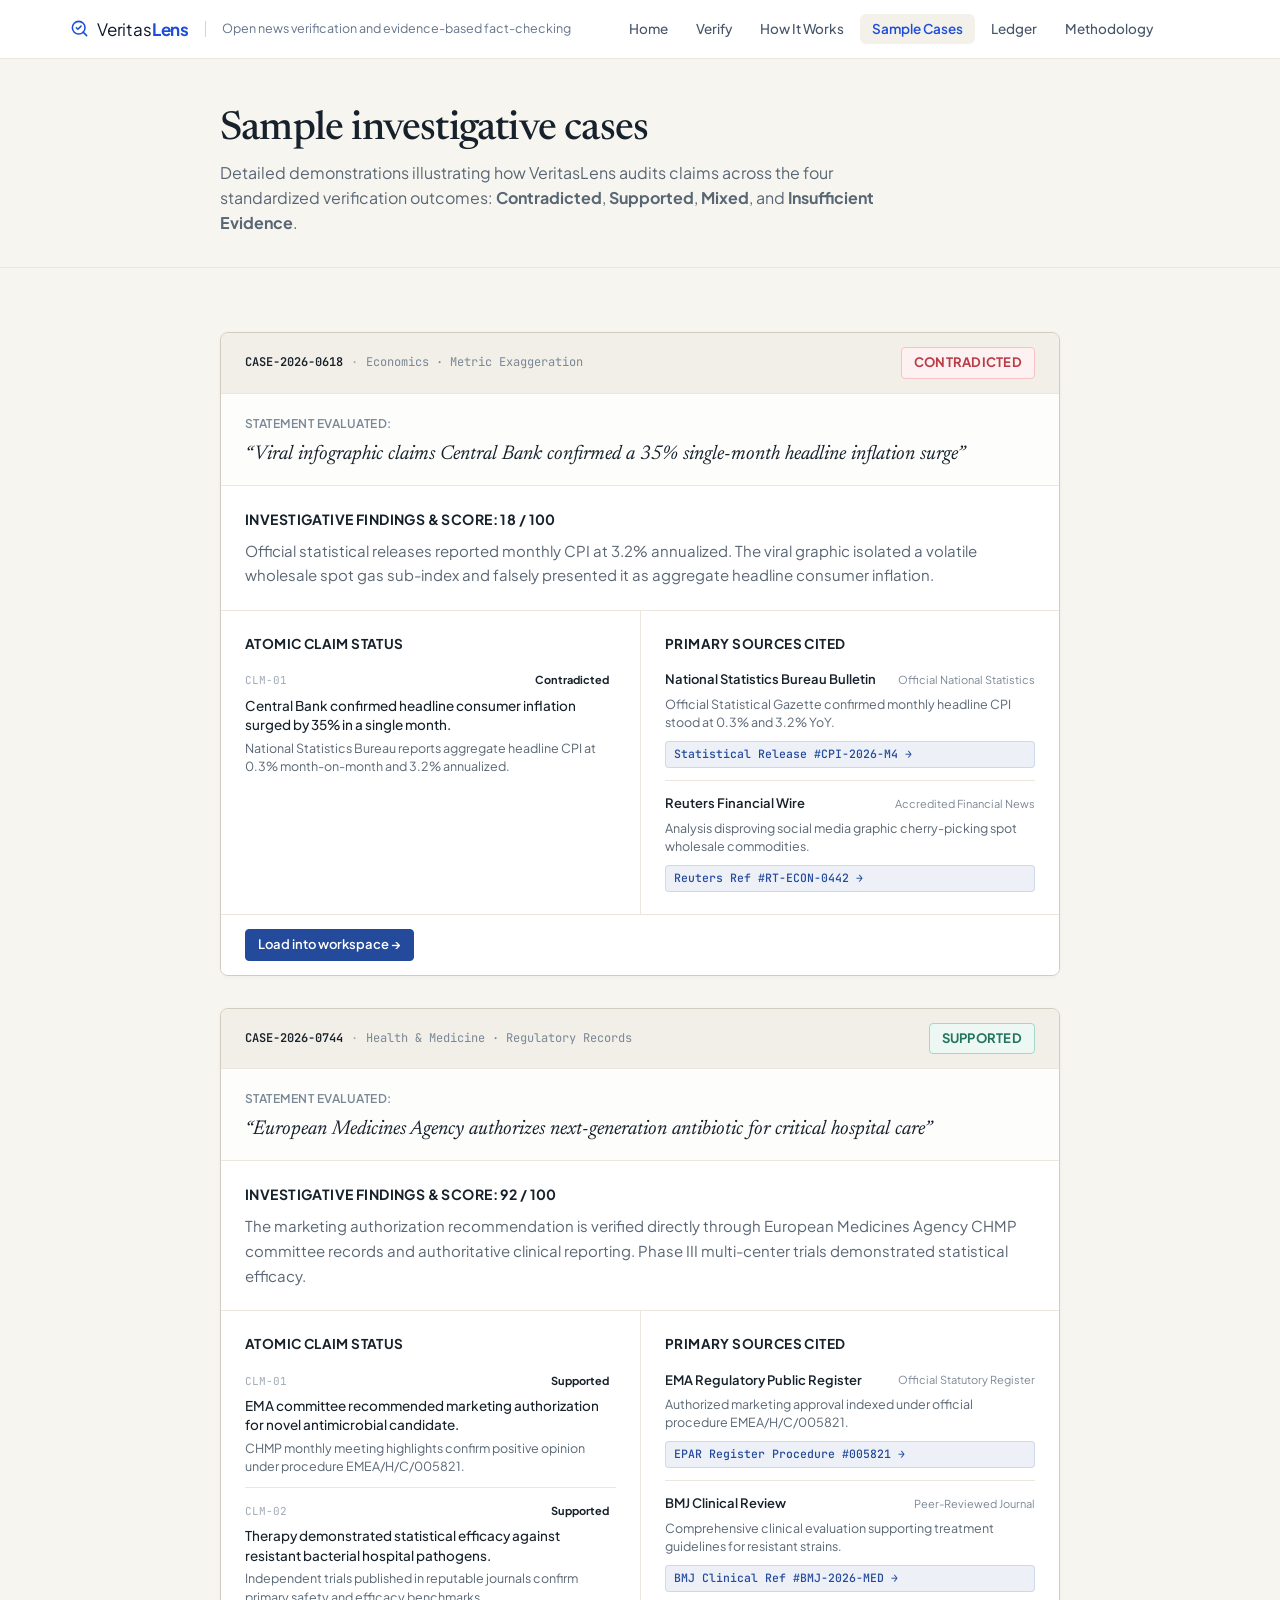
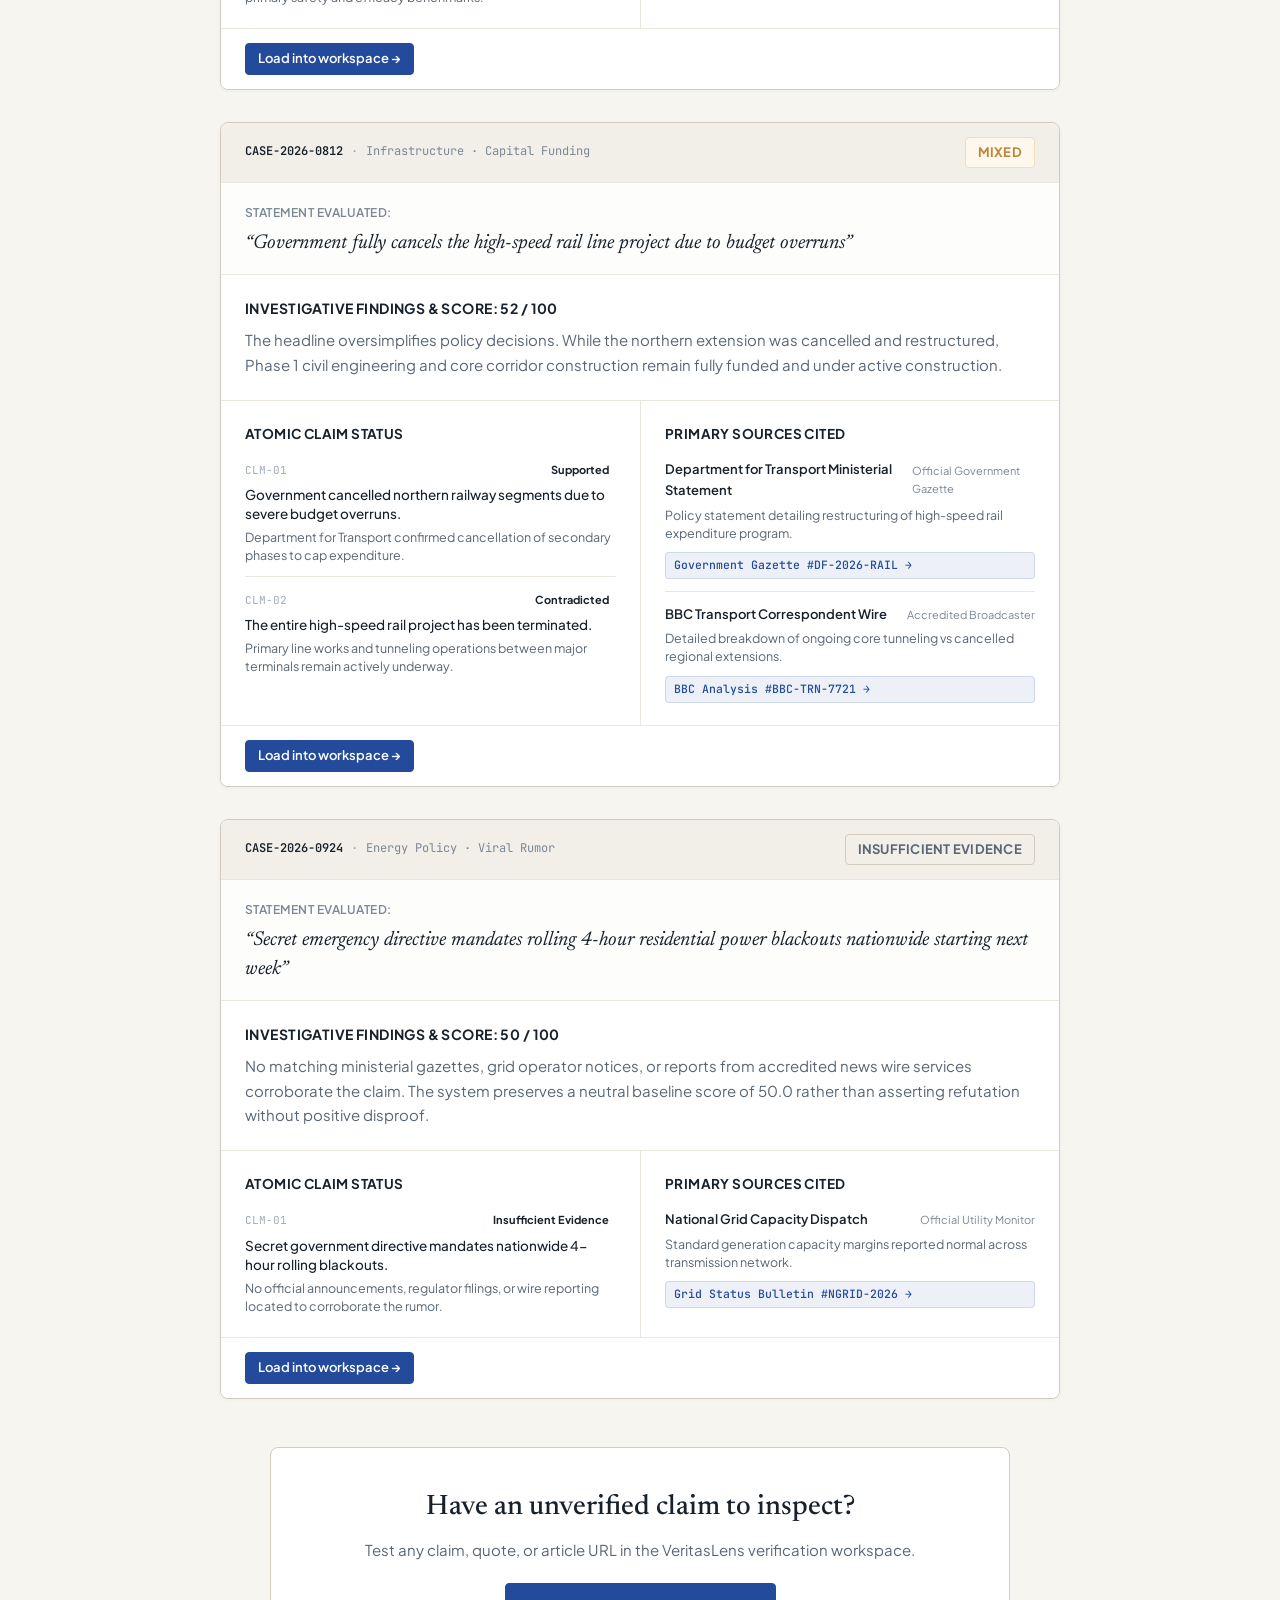
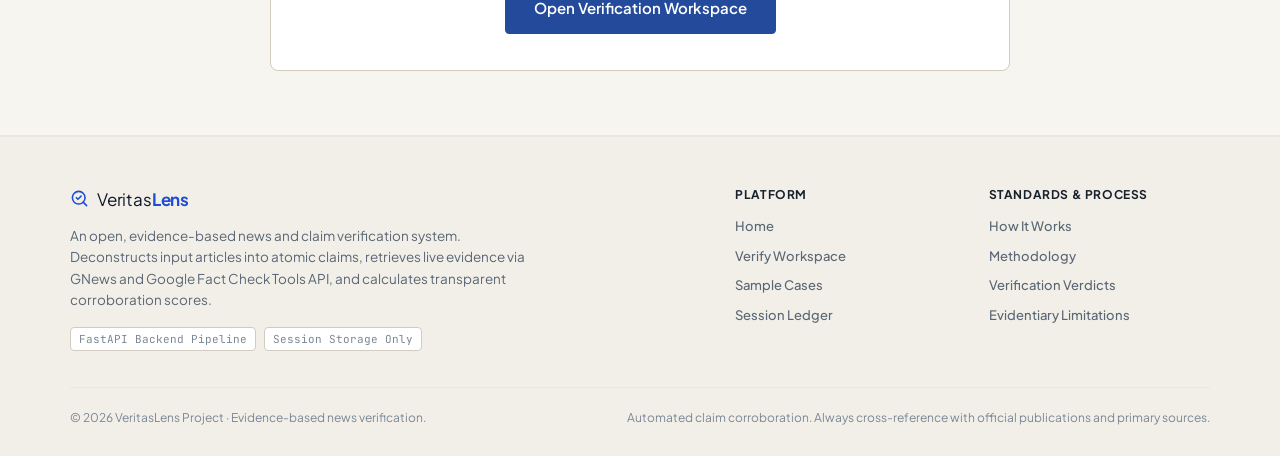
<file: frontend/samples.html>
<!DOCTYPE html>
<html lang="en">

<head>
  <meta charset="UTF-8">
  <meta name="viewport" content="width=device-width, initial-scale=1.0">
  <meta name="theme-color" content="#F7F5F0">
  <meta name="description"
    content="VeritasLens Sample Cases — Case studies illustrating automated claim deconstruction, wire evidence retrieval, and 0–100 credibility scoring across 4 standardized verdicts.">
  <title>Sample Cases — VeritasLens</title>
  <link rel="preconnect" href="https://fonts.googleapis.com">
  <link rel="preconnect" href="https://fonts.gstatic.com" crossorigin>
  <link
    href="https://fonts.googleapis.com/css2?family=Cormorant+Garamond:ital,wght@0,400;0,500;0,600;0,700;1,400;1,500&family=Newsreader:ital,opsz,wght@0,6..72,400;0,6..72,500;0,6..72,600;1,6..72,400&family=Plus+Jakarta+Sans:wght@400;500;600;700&family=JetBrains+Mono:wght@400;500;600&display=swap"
    rel="stylesheet">
  <link rel="stylesheet" href="style.css">
  <script src="script.js" defer></script>
</head>

<body>
  
  <header class="site-header" id="site-header">
    <div class="container header-container">
      <div class="header-brand">
        <a class="brand-link" href="index.html" aria-label="VeritasLens Home">
          <svg class="brand-symbol" viewBox="0 0 24 24" fill="none" stroke="currentColor" stroke-width="2"
            stroke-linecap="round" stroke-linejoin="round" aria-hidden="true">
            <circle cx="11" cy="11" r="8"></circle>
            <line x1="21" y1="21" x2="16.65" y2="16.65"></line>
            <path d="m8 11 2 2 4-4"></path>
          </svg>
          <span class="brand-title">Veritas<strong>Lens</strong></span>
        </a>
        <span class="brand-divider" aria-hidden="true"></span>
        <span class="brand-tagline">Open news verification and evidence-based fact-checking</span>
      </div>

      <nav class="site-nav" id="primary-nav" aria-label="Main Navigation">
        <a class="nav-anchor" href="index.html">Home</a>
        <a class="nav-anchor" href="verify.html">Verify</a>
        <a class="nav-anchor" href="how-it-works.html">How It Works</a>
        <a class="nav-anchor is-active" href="samples.html" aria-current="page">Sample Cases</a>
        <a class="nav-anchor" href="ledger.html">Ledger</a>
        <a class="nav-anchor" href="methodology.html">Methodology</a>
      </nav>

      <div class="header-actions">
        <button class="nav-toggle" id="menu-toggle" type="button" aria-expanded="false" aria-controls="primary-nav"
          aria-label="Toggle navigation">
          <span class="toggle-bar"></span>
          <span class="toggle-bar"></span>
          <span class="toggle-bar"></span>
        </button>
      </div>
    </div>
  </header>

  <main>
    
    <section class="page-header-block" aria-labelledby="page-title">
      <div class="container container-narrow">
        <h1 id="page-title" class="page-headline">Sample investigative cases</h1>
        <p class="page-subhead">
          Detailed demonstrations illustrating how VeritasLens audits claims across the four standardized verification
          outcomes: <strong>Contradicted</strong>, <strong>Supported</strong>, <strong>Mixed</strong>, and
          <strong>Insufficient Evidence</strong>.
        </p>
      </div>
    </section>

    
    <section class="section-landing">
      <div class="container container-narrow">
        <div style="display: flex; flex-direction: column; gap: 32px;">

          
          <article class="verification-report" style="margin-top: 0;">
            <header class="report-header">
              <div class="report-meta">
                <span class="report-id">CASE-2026-0618</span>
                <span class="meta-dot">&middot;</span>
                <span class="sample-category">Economics &middot; Metric Exaggeration</span>
              </div>
              <span class="verdict-status-badge verdict-contradicted">CONTRADICTED</span>
            </header>
            <div class="report-claim-box">
              <span class="box-label">Statement Evaluated:</span>
              <blockquote class="evaluated-quote">“Viral infographic claims Central Bank confirmed a 35% single-month
                headline inflation surge”</blockquote>
            </div>
            <div class="report-summary-block">
              <h2 class="summary-heading">Investigative findings &amp; score: 18 / 100</h2>
              <p class="summary-body">
                Official statistical releases reported monthly CPI at 3.2% annualized. The viral graphic isolated a
                volatile wholesale spot gas sub-index and falsely presented it as aggregate headline consumer inflation.
              </p>
            </div>
            <div class="evidence-grid">
              <section class="evidence-section">
                <h3 class="section-subheading">Atomic claim status</h3>
                <ul class="claim-list">
                  <li class="claim-item">
                    <div class="claim-item-top">
                      <span class="claim-id">CLM-01</span>
                      <span class="claim-status-badge verdict-contradicted">Contradicted</span>
                    </div>
                    <p class="claim-text">Central Bank confirmed headline consumer inflation surged by 35% in a single
                      month.</p>
                    <p class="claim-finding">National Statistics Bureau reports aggregate headline CPI at 0.3%
                      month-on-month and 3.2% annualized.</p>
                  </li>
                </ul>
              </section>
              <section class="evidence-section">
                <h3 class="section-subheading">Primary sources cited</h3>
                <div class="sources-list">
                  <div class="evidence-card">
                    <div class="evidence-header">
                      <span class="evidence-source">National Statistics Bureau Bulletin</span>
                      <span class="evidence-tier">Official National Statistics</span>
                    </div>
                    <p class="evidence-finding">Official Statistical Gazette confirmed monthly headline CPI stood at
                      0.3% and 3.2% YoY.</p>
                    <a class="evidence-safe-link" href="https://www.bls.gov/cpi/" target="_blank"
                      rel="noopener noreferrer">Statistical Release #CPI-2026-M4 &rarr;</a>
                  </div>
                  <div class="evidence-card">
                    <div class="evidence-header">
                      <span class="evidence-source">Reuters Financial Wire</span>
                      <span class="evidence-tier">Accredited Financial News</span>
                    </div>
                    <p class="evidence-finding">Analysis disproving social media graphic cherry-picking spot wholesale
                      commodities.</p>
                    <a class="evidence-safe-link" href="https://www.reuters.com" target="_blank"
                      rel="noopener noreferrer">Reuters Ref #RT-ECON-0442 &rarr;</a>
                  </div>
                </div>
              </section>
            </div>
            <footer class="report-footer">
              <div class="footer-buttons">
                <a class="btn btn-primary btn-sm" href="verify.html?case=inflation-metric">Load into workspace
                  &rarr;</a>
              </div>
            </footer>
          </article>

          
          <article class="verification-report" style="margin-top: 0;">
            <header class="report-header">
              <div class="report-meta">
                <span class="report-id">CASE-2026-0744</span>
                <span class="meta-dot">&middot;</span>
                <span class="sample-category">Health &amp; Medicine &middot; Regulatory Records</span>
              </div>
              <span class="verdict-status-badge verdict-supported">SUPPORTED</span>
            </header>
            <div class="report-claim-box">
              <span class="box-label">Statement Evaluated:</span>
              <blockquote class="evaluated-quote">“European Medicines Agency authorizes next-generation antibiotic for
                critical hospital care”</blockquote>
            </div>
            <div class="report-summary-block">
              <h2 class="summary-heading">Investigative findings &amp; score: 92 / 100</h2>
              <p class="summary-body">
                The marketing authorization recommendation is verified directly through European Medicines Agency CHMP
                committee records and authoritative clinical reporting. Phase III multi-center trials demonstrated
                statistical efficacy.
              </p>
            </div>
            <div class="evidence-grid">
              <section class="evidence-section">
                <h3 class="section-subheading">Atomic claim status</h3>
                <ul class="claim-list">
                  <li class="claim-item">
                    <div class="claim-item-top">
                      <span class="claim-id">CLM-01</span>
                      <span class="claim-status-badge verdict-supported">Supported</span>
                    </div>
                    <p class="claim-text">EMA committee recommended marketing authorization for novel antimicrobial
                      candidate.</p>
                    <p class="claim-finding">CHMP monthly meeting highlights confirm positive opinion under procedure
                      EMEA/H/C/005821.</p>
                  </li>
                  <li class="claim-item">
                    <div class="claim-item-top">
                      <span class="claim-id">CLM-02</span>
                      <span class="claim-status-badge verdict-supported">Supported</span>
                    </div>
                    <p class="claim-text">Therapy demonstrated statistical efficacy against resistant bacterial hospital
                      pathogens.</p>
                    <p class="claim-finding">Independent trials published in reputable journals confirm primary safety
                      and efficacy benchmarks.</p>
                  </li>
                </ul>
              </section>
              <section class="evidence-section">
                <h3 class="section-subheading">Primary sources cited</h3>
                <div class="sources-list">
                  <div class="evidence-card">
                    <div class="evidence-header">
                      <span class="evidence-source">EMA Regulatory Public Register</span>
                      <span class="evidence-tier">Official Statutory Register</span>
                    </div>
                    <p class="evidence-finding">Authorized marketing approval indexed under official procedure
                      EMEA/H/C/005821.</p>
                    <a class="evidence-safe-link" href="https://www.ema.europa.eu" target="_blank"
                      rel="noopener noreferrer">EPAR Register Procedure #005821 &rarr;</a>
                  </div>
                  <div class="evidence-card">
                    <div class="evidence-header">
                      <span class="evidence-source">BMJ Clinical Review</span>
                      <span class="evidence-tier">Peer-Reviewed Journal</span>
                    </div>
                    <p class="evidence-finding">Comprehensive clinical evaluation supporting treatment guidelines for
                      resistant strains.</p>
                    <a class="evidence-safe-link" href="https://www.bmj.com" target="_blank"
                      rel="noopener noreferrer">BMJ Clinical Ref #BMJ-2026-MED &rarr;</a>
                  </div>
                </div>
              </section>
            </div>
            <footer class="report-footer">
              <div class="footer-buttons">
                <a class="btn btn-primary btn-sm" href="verify.html?case=antimicrobial-approval">Load into workspace
                  &rarr;</a>
              </div>
            </footer>
          </article>

          
          <article class="verification-report" style="margin-top: 0;">
            <header class="report-header">
              <div class="report-meta">
                <span class="report-id">CASE-2026-0812</span>
                <span class="meta-dot">&middot;</span>
                <span class="sample-category">Infrastructure &middot; Capital Funding</span>
              </div>
              <span class="verdict-status-badge verdict-mixed">MIXED</span>
            </header>
            <div class="report-claim-box">
              <span class="box-label">Statement Evaluated:</span>
              <blockquote class="evaluated-quote">“Government fully cancels the high-speed rail line project due to
                budget overruns”</blockquote>
            </div>
            <div class="report-summary-block">
              <h2 class="summary-heading">Investigative findings &amp; score: 52 / 100</h2>
              <p class="summary-body">
                The headline oversimplifies policy decisions. While the northern extension was cancelled and
                restructured, Phase 1 civil engineering and core corridor construction remain fully funded and under
                active construction.
              </p>
            </div>
            <div class="evidence-grid">
              <section class="evidence-section">
                <h3 class="section-subheading">Atomic claim status</h3>
                <ul class="claim-list">
                  <li class="claim-item">
                    <div class="claim-item-top">
                      <span class="claim-id">CLM-01</span>
                      <span class="claim-status-badge verdict-supported">Supported</span>
                    </div>
                    <p class="claim-text">Government cancelled northern railway segments due to severe budget overruns.
                    </p>
                    <p class="claim-finding">Department for Transport confirmed cancellation of secondary phases to cap
                      expenditure.</p>
                  </li>
                  <li class="claim-item">
                    <div class="claim-item-top">
                      <span class="claim-id">CLM-02</span>
                      <span class="claim-status-badge verdict-contradicted">Contradicted</span>
                    </div>
                    <p class="claim-text">The entire high-speed rail project has been terminated.</p>
                    <p class="claim-finding">Primary line works and tunneling operations between major terminals remain
                      actively underway.</p>
                  </li>
                </ul>
              </section>
              <section class="evidence-section">
                <h3 class="section-subheading">Primary sources cited</h3>
                <div class="sources-list">
                  <div class="evidence-card">
                    <div class="evidence-header">
                      <span class="evidence-source">Department for Transport Ministerial Statement</span>
                      <span class="evidence-tier">Official Government Gazette</span>
                    </div>
                    <p class="evidence-finding">Policy statement detailing restructuring of high-speed rail expenditure
                      program.</p>
                    <a class="evidence-safe-link" href="https://www.gov.uk" target="_blank"
                      rel="noopener noreferrer">Government Gazette #DF-2026-RAIL &rarr;</a>
                  </div>
                  <div class="evidence-card">
                    <div class="evidence-header">
                      <span class="evidence-source">BBC Transport Correspondent Wire</span>
                      <span class="evidence-tier">Accredited Broadcaster</span>
                    </div>
                    <p class="evidence-finding">Detailed breakdown of ongoing core tunneling vs cancelled regional
                      extensions.</p>
                    <a class="evidence-safe-link" href="https://www.bbc.com" target="_blank"
                      rel="noopener noreferrer">BBC Analysis #BBC-TRN-7721 &rarr;</a>
                  </div>
                </div>
              </section>
            </div>
            <footer class="report-footer">
              <div class="footer-buttons">
                <a class="btn btn-primary btn-sm" href="verify.html?case=high-speed-rail">Load into workspace &rarr;</a>
              </div>
            </footer>
          </article>

          
          <article class="verification-report" style="margin-top: 0;">
            <header class="report-header">
              <div class="report-meta">
                <span class="report-id">CASE-2026-0924</span>
                <span class="meta-dot">&middot;</span>
                <span class="sample-category">Energy Policy &middot; Viral Rumor</span>
              </div>
              <span class="verdict-status-badge verdict-insufficient">INSUFFICIENT EVIDENCE</span>
            </header>
            <div class="report-claim-box">
              <span class="box-label">Statement Evaluated:</span>
              <blockquote class="evaluated-quote">“Secret emergency directive mandates rolling 4-hour residential power
                blackouts nationwide starting next week”</blockquote>
            </div>
            <div class="report-summary-block">
              <h2 class="summary-heading">Investigative findings &amp; score: 50 / 100</h2>
              <p class="summary-body">
                No matching ministerial gazettes, grid operator notices, or reports from accredited news wire services
                corroborate the claim. The system preserves a neutral baseline score of 50.0 rather than asserting
                refutation without positive disproof.
              </p>
            </div>
            <div class="evidence-grid">
              <section class="evidence-section">
                <h3 class="section-subheading">Atomic claim status</h3>
                <ul class="claim-list">
                  <li class="claim-item">
                    <div class="claim-item-top">
                      <span class="claim-id">CLM-01</span>
                      <span class="claim-status-badge verdict-insufficient">Insufficient Evidence</span>
                    </div>
                    <p class="claim-text">Secret government directive mandates nationwide 4-hour rolling blackouts.</p>
                    <p class="claim-finding">No official announcements, regulator filings, or wire reporting located to
                      corroborate the rumor.</p>
                  </li>
                </ul>
              </section>
              <section class="evidence-section">
                <h3 class="section-subheading">Primary sources cited</h3>
                <div class="sources-list">
                  <div class="evidence-card">
                    <div class="evidence-header">
                      <span class="evidence-source">National Grid Capacity Dispatch</span>
                      <span class="evidence-tier">Official Utility Monitor</span>
                    </div>
                    <p class="evidence-finding">Standard generation capacity margins reported normal across transmission
                      network.</p>
                    <a class="evidence-safe-link" href="https://www.nationalgrid.com" target="_blank"
                      rel="noopener noreferrer">Grid Status Bulletin #NGRID-2026 &rarr;</a>
                  </div>
                </div>
              </section>
            </div>
            <footer class="report-footer">
              <div class="footer-buttons">
                <a class="btn btn-primary btn-sm" href="verify.html?case=power-mandate">Load into workspace &rarr;</a>
              </div>
            </footer>
          </article>

        </div>

        <div class="cta-box" style="margin-top: 48px;">
          <h2>Have an unverified claim to inspect?</h2>
          <p>Test any claim, quote, or article URL in the VeritasLens verification workspace.</p>
          <a class="btn btn-primary btn-lg" href="verify.html">Open Verification Workspace</a>
        </div>
      </div>
    </section>
  </main>

  
  <footer class="site-footer">
    <div class="container footer-container">
      <div class="footer-layout">
        
        <div class="footer-col-brand">
          <a class="footer-brand-link" href="index.html" aria-label="VeritasLens Home">
            <svg class="brand-symbol" viewBox="0 0 24 24" fill="none" stroke="currentColor" stroke-width="2"
              stroke-linecap="round" stroke-linejoin="round" aria-hidden="true">
              <circle cx="11" cy="11" r="8"></circle>
              <line x1="21" y1="21" x2="16.65" y2="16.65"></line>
              <path d="m8 11 2 2 4-4"></path>
            </svg>
            <span class="brand-title">Veritas<strong>Lens</strong></span>
          </a>
          <p class="footer-mission">
            An open, evidence-based news and claim verification system. Deconstructs input articles into atomic claims,
            retrieves live evidence via GNews and Google Fact Check Tools API, and calculates transparent corroboration
            scores.
          </p>
          <div class="footer-badge-wrap">
            <span class="footer-pill">FastAPI Backend Pipeline</span>
            <span class="footer-pill">Session Storage Only</span>
          </div>
        </div>

        
        <div class="footer-col-links">
          <div class="footer-link-group">
            <h4 class="footer-group-heading">Platform</h4>
            <nav class="footer-links-list" aria-label="Footer Platform Links">
              <a href="index.html">Home</a>
              <a href="verify.html">Verify Workspace</a>
              <a href="samples.html">Sample Cases</a>
              <a href="ledger.html">Session Ledger</a>
            </nav>
          </div>

          <div class="footer-link-group">
            <h4 class="footer-group-heading">Standards &amp; Process</h4>
            <nav class="footer-links-list" aria-label="Footer Standards Links">
              <a href="how-it-works.html">How It Works</a>
              <a href="methodology.html">Methodology</a>
              <a href="methodology.html#verdicts">Verification Verdicts</a>
              <a href="methodology.html#limitations">Evidentiary Limitations</a>
            </nav>
          </div>
        </div>
      </div>

      
      <div class="footer-bottom">
        <p class="footer-copyright">&copy; 2026 VeritasLens Project &middot; Evidence-based news verification.</p>
        <p class="footer-compliance">Automated claim corroboration. Always cross-reference with official publications
          and primary sources.</p>
      </div>
    </div>
  </footer>
</body>

</html>
</file>
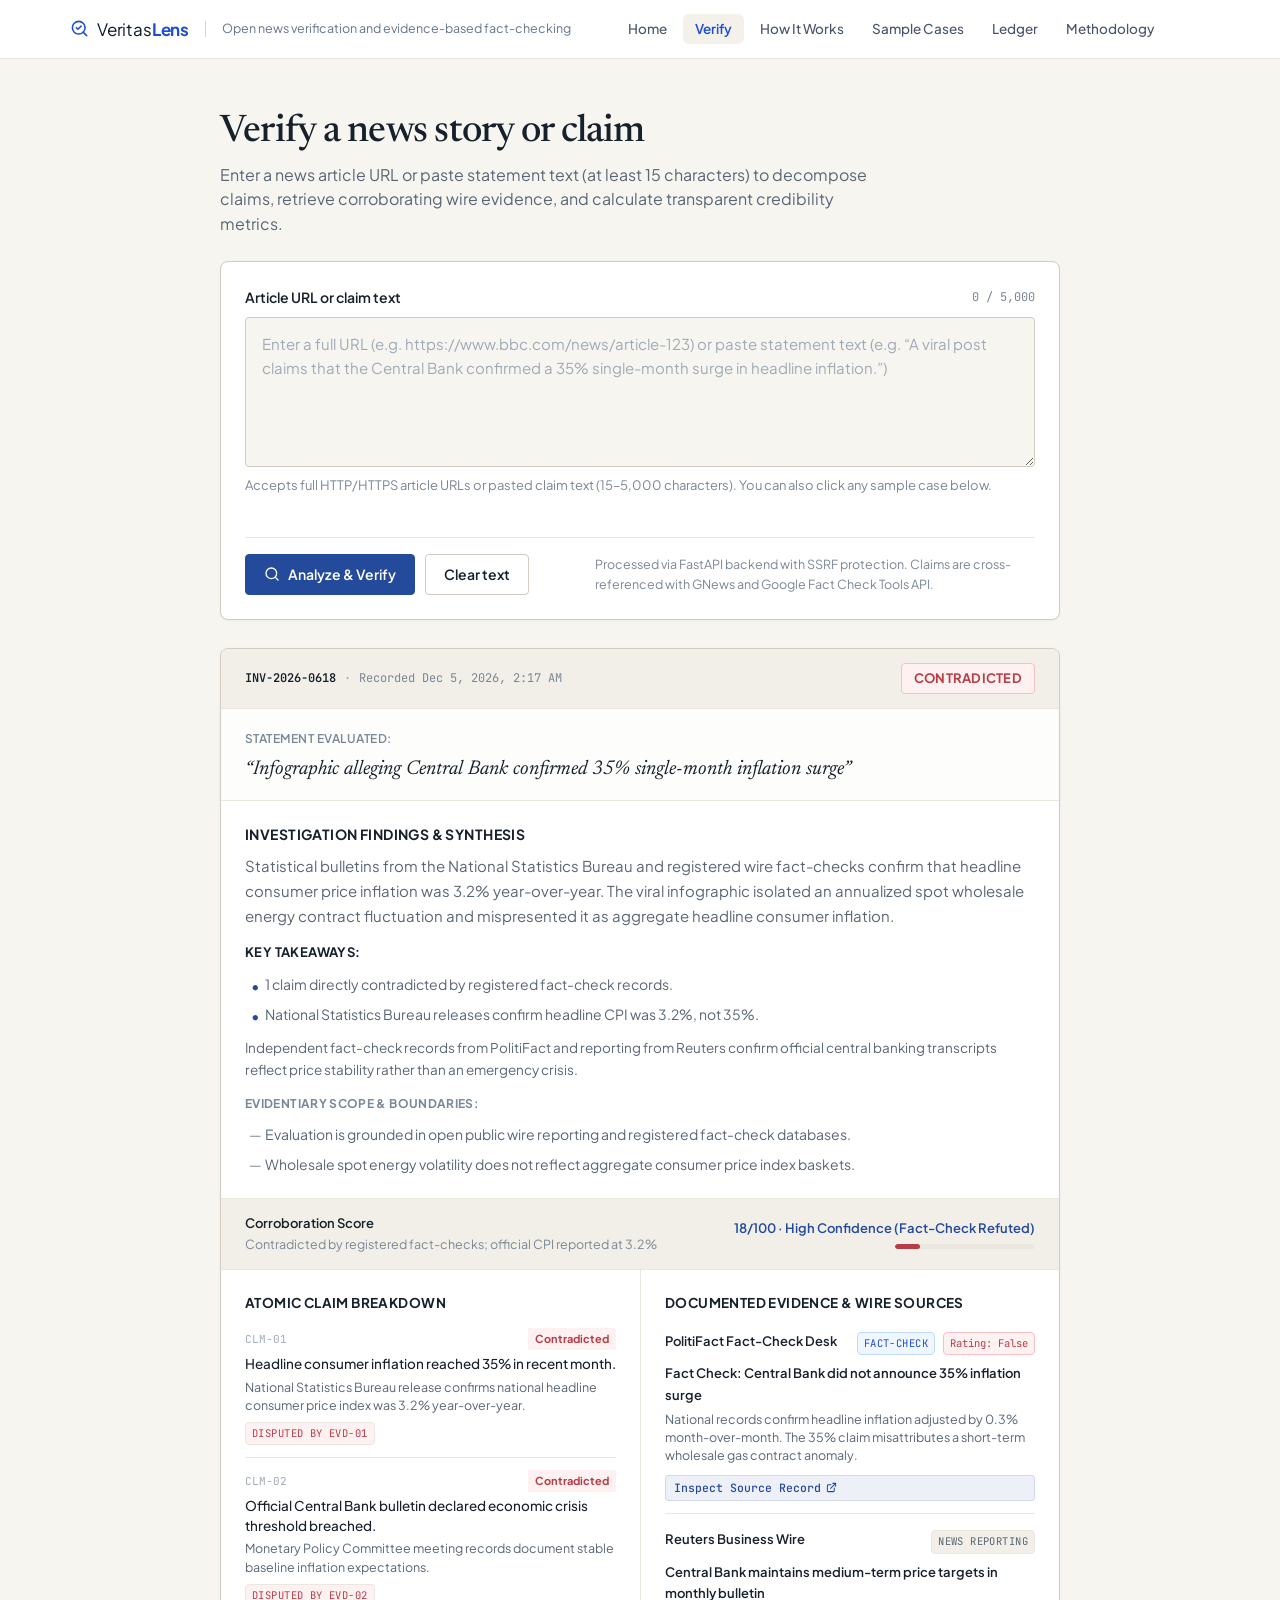
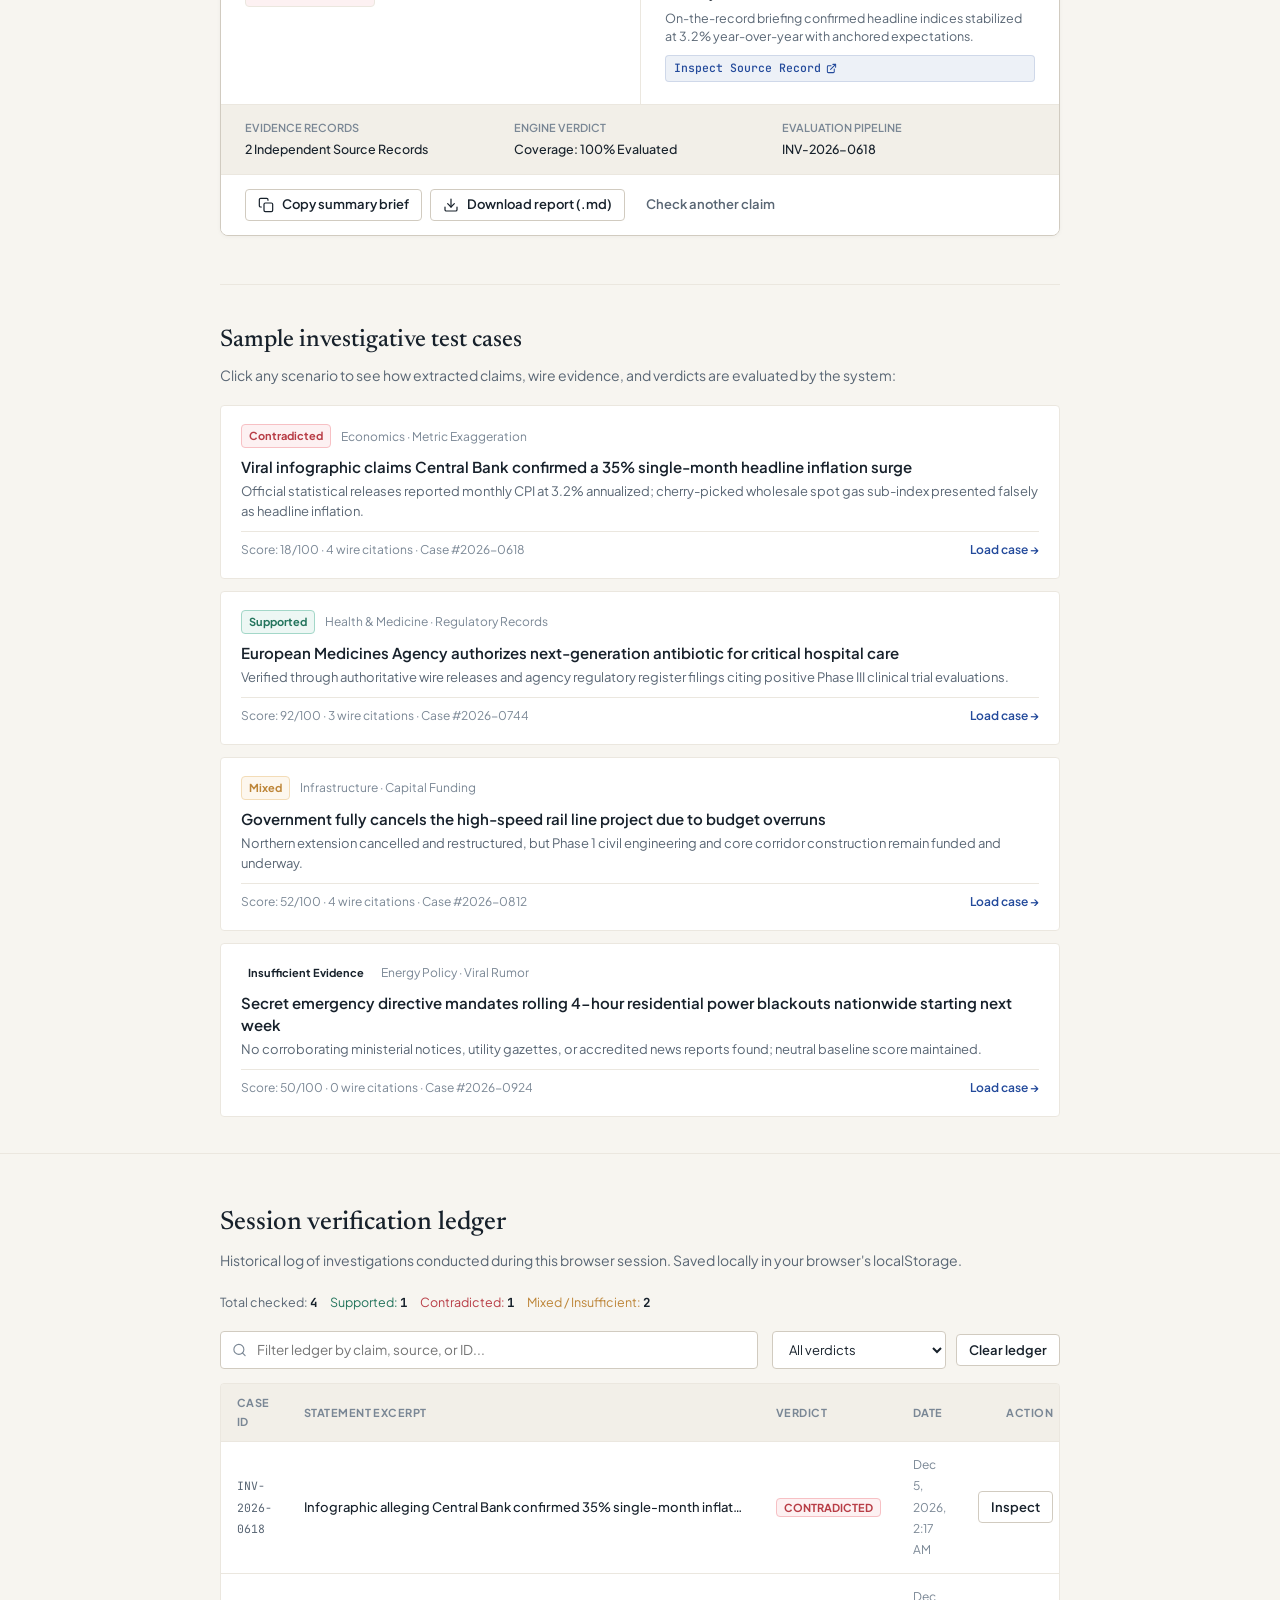
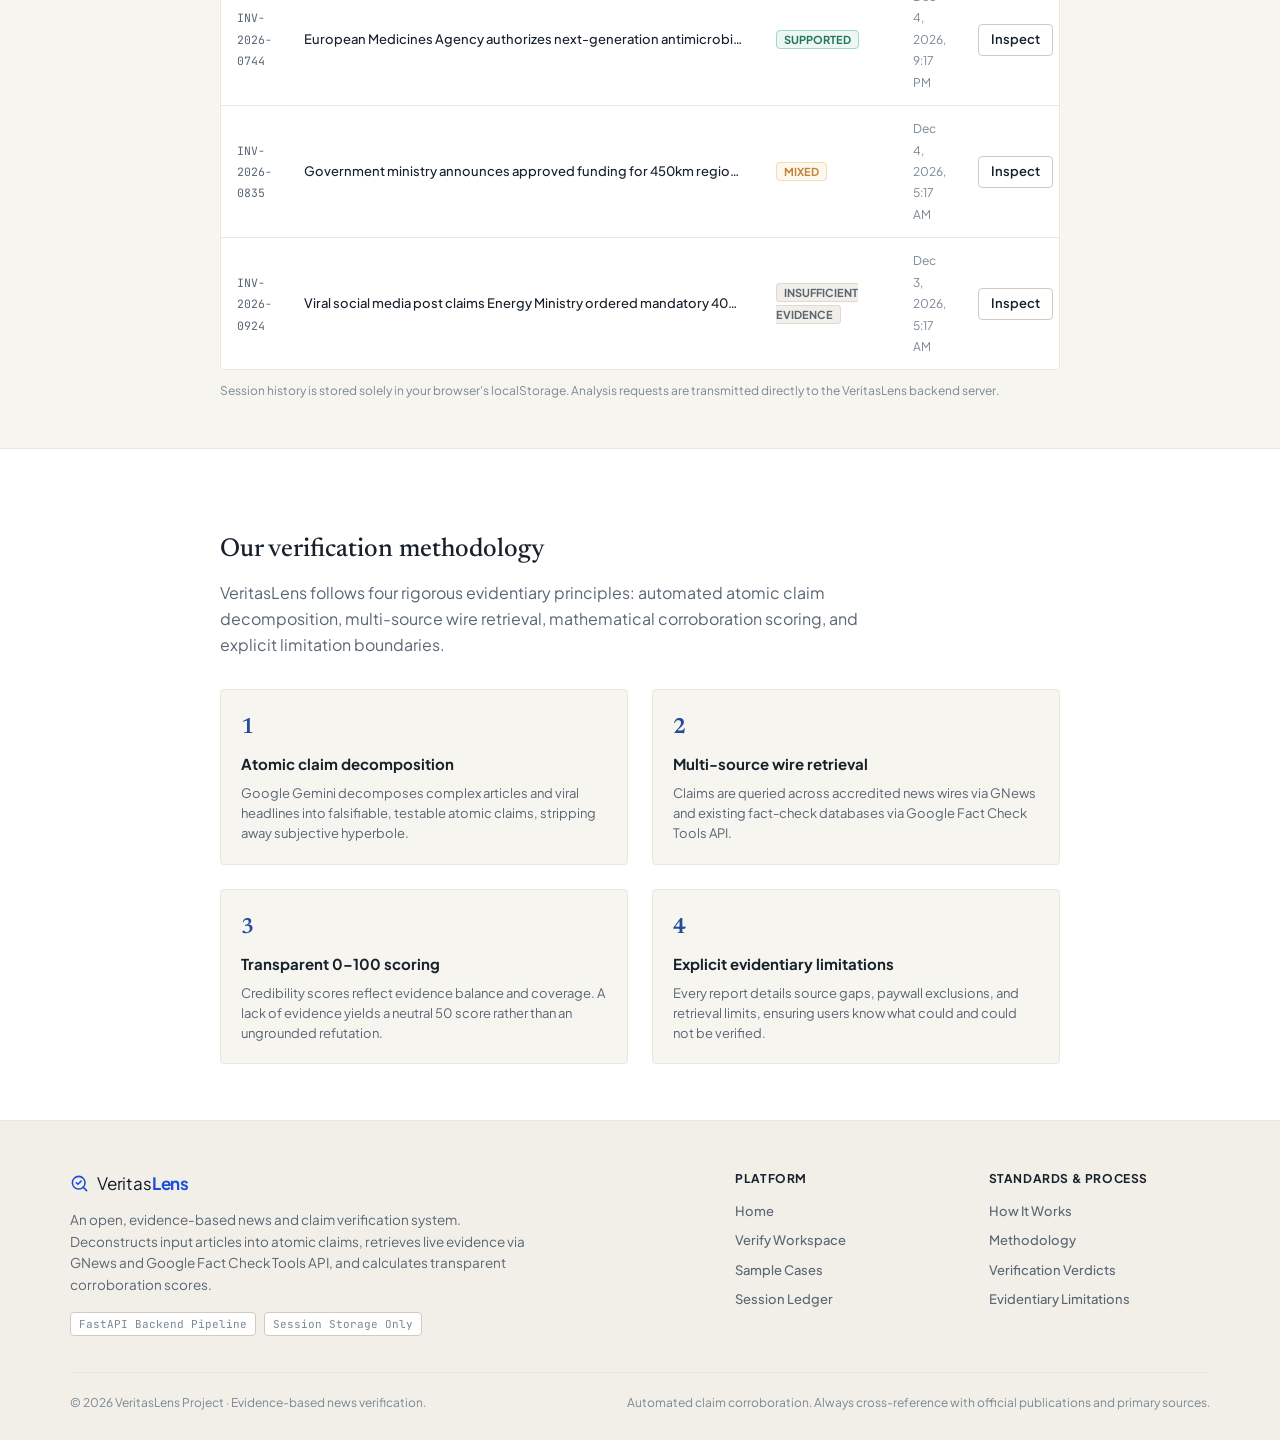
<file: frontend/verify.html>
<!DOCTYPE html>
<html lang="en">

<head>
  <meta charset="UTF-8">
  <meta name="viewport" content="width=device-width, initial-scale=1.0">
  <meta name="theme-color" content="#F7F5F0">
  <meta name="description"
    content="VeritasLens — AI-powered news verification workspace. Deconstructs articles into atomic claims, gathers corroborating wire coverage via GNews and Google Fact Check, and computes transparent evidence scores.">
  <title>VeritasLens — News Verification Workspace</title>
  <link rel="preconnect" href="https://fonts.googleapis.com">
  <link rel="preconnect" href="https://fonts.gstatic.com" crossorigin>
  <link
    href="https://fonts.googleapis.com/css2?family=Cormorant+Garamond:ital,wght@0,400;0,500;0,600;0,700;1,400;1,500&family=Newsreader:ital,opsz,wght@0,6..72,400;0,6..72,500;0,6..72,600;1,6..72,400&family=Plus+Jakarta+Sans:wght@400;500;600;700&family=JetBrains+Mono:wght@400;500;600&display=swap"
    rel="stylesheet">
  <link rel="stylesheet" href="style.css">
  <script src="script.js" defer></script>
</head>

<body>
  
  <header class="site-header" id="site-header">
    <div class="container header-container">
      <div class="header-brand">
        <a class="brand-link" href="index.html" aria-label="VeritasLens Home">
          <svg class="brand-symbol" viewBox="0 0 24 24" fill="none" stroke="currentColor" stroke-width="2"
            stroke-linecap="round" stroke-linejoin="round" aria-hidden="true">
            <circle cx="11" cy="11" r="8"></circle>
            <line x1="21" y1="21" x2="16.65" y2="16.65"></line>
            <path d="m8 11 2 2 4-4"></path>
          </svg>
          <span class="brand-title">Veritas<strong>Lens</strong></span>
        </a>
        <span class="brand-divider" aria-hidden="true"></span>
        <span class="brand-tagline">Open news verification and evidence-based fact-checking</span>
      </div>

      <nav class="site-nav" id="primary-nav" aria-label="Main Navigation">
        <a class="nav-anchor" href="index.html">Home</a>
        <a class="nav-anchor is-active" href="verify.html" aria-current="page">Verify</a>
        <a class="nav-anchor" href="how-it-works.html">How It Works</a>
        <a class="nav-anchor" href="samples.html">Sample Cases</a>
        <a class="nav-anchor" href="ledger.html">Ledger</a>
        <a class="nav-anchor" href="methodology.html">Methodology</a>
      </nav>

      <div class="header-actions">
        <button class="nav-toggle" id="menu-toggle" type="button" aria-expanded="false" aria-controls="primary-nav"
          aria-label="Toggle navigation">
          <span class="toggle-bar"></span>
          <span class="toggle-bar"></span>
          <span class="toggle-bar"></span>
        </button>
      </div>
    </div>
  </header>

  <main>
    
    <section class="workspace-section" id="workspace" aria-labelledby="verify-heading">
      <div class="container container-narrow">
        <div class="workspace-intro">
          <h1 id="verify-heading" class="page-headline">Verify a news story or claim</h1>
          <p class="page-subhead">
            Enter a news article URL or paste statement text (at least 15 characters) to decompose claims, retrieve
            corroborating wire evidence, and calculate transparent credibility metrics.
          </p>
        </div>

        
        <form class="verification-form" id="verify-form" novalidate>
          <div class="form-field-group">
            <div class="field-header">
              <label class="field-label" for="news">Article URL or claim text</label>
              <span class="char-count" id="char-count">0 / 5,000</span>
            </div>
            <textarea id="news" name="news" maxlength="5000" rows="5"
              placeholder="Enter a full URL (e.g. https://www.bbc.com/news/article-123) or paste statement text (e.g. “A viral post claims that the Central Bank confirmed a 35% single-month surge in headline inflation.”)"
              required aria-describedby="input-hint input-error"></textarea>

            <div class="field-meta-row">
              <span id="input-hint" class="input-helper">Accepts full HTTP/HTTPS article URLs or pasted claim text
                (15–5,000 characters). You can also click any sample case below.</span>
            </div>
            <p class="error-banner" id="input-error" role="alert" aria-live="polite"></p>
          </div>

          <div class="form-actions-row">
            <div class="action-buttons-group">
              <button class="btn btn-primary" id="analyze-button" type="submit">
                <svg viewBox="0 0 24 24" fill="none" stroke="currentColor" stroke-width="2" stroke-linecap="round"
                  stroke-linejoin="round" aria-hidden="true">
                  <circle cx="11" cy="11" r="8"></circle>
                  <line x1="21" y1="21" x2="16.65" y2="16.65"></line>
                </svg>
                <span>Analyze &amp; Verify</span>
              </button>
              <button class="btn btn-secondary" id="clear-button" type="reset">Clear text</button>
            </div>
            <p class="form-disclaimer">
              Processed via FastAPI backend with SSRF protection. Claims are cross-referenced with GNews and Google Fact
              Check Tools API.
            </p>
          </div>
        </form>

        
        <div class="status-box status-loading" id="loading" role="status" aria-live="polite" hidden>
          <div class="loading-indicator"></div>
          <div class="loading-copy">
            <strong>Running verification pipeline...</strong>
            <span>Extracting atomic claims via Gemini, querying GNews &amp; Fact Check API, and computing credibility
              scores.</span>
          </div>
        </div>

        
        <article class="verification-report" id="result" aria-live="polite" aria-atomic="true" hidden>
          
          <header class="report-header">
            <div class="report-meta">
              <span class="report-id" id="case-id">CASE-2026-0001</span>
              <span class="meta-dot">&middot;</span>
              <span class="report-date">Recorded <time id="analysis-time"></time></span>
            </div>
            <div class="report-verdict-tag" id="verdict-banner">
              <span class="verdict-status-badge" id="verdict">Contradicted</span>
            </div>
          </header>

          
          <div class="report-claim-box">
            <span class="box-label">Statement evaluated:</span>
            <blockquote class="evaluated-quote" id="evaluated-claim">“Headline statement evaluated by the pipeline”
            </blockquote>
          </div>

          <div class="report-summary-block">
            <h2 class="summary-heading">Investigation findings &amp; synthesis</h2>
            <div class="summary-body" id="explanation"></div>
          </div>

          
          <div class="consensus-row">
            <div class="consensus-label">
              <span class="consensus-title">Corroboration Score</span>
              <span class="consensus-desc" id="corroboration-benchmark">Formula: 50 + (VerdictBalance × 45 ×
                CoverageFactor)</span>
            </div>
            <div class="consensus-badge">
              <span class="consensus-score" id="confidence-value">50 / 100</span>
              <div class="consensus-track">
                <div class="consensus-fill" id="confidence-bar" style="width: 50%;"></div>
              </div>
            </div>
          </div>

          
          <div class="evidence-grid">
            
            <section class="evidence-section" aria-labelledby="claims-breakdown-heading">
              <h3 id="claims-breakdown-heading" class="section-subheading">Atomic claim breakdown</h3>
              <ul class="claim-list" id="claim-breakdown"></ul>
            </section>

            
            <section class="evidence-section" aria-labelledby="sources-heading">
              <h3 id="sources-heading" class="section-subheading">Documented evidence &amp; wire sources</h3>
              <div class="sources-list" id="evidence-list"></div>
            </section>
          </div>

          
          <div class="report-criteria-bar">
            <div class="criteria-item">
              <span class="criteria-label">Evidence records</span>
              <span class="criteria-value" id="signal-tier">0 records</span>
            </div>
            <div class="criteria-item">
              <span class="criteria-label">Engine verdict</span>
              <span class="criteria-value" id="signal-artifacts">Supported / Contradicted / Mixed / Insufficient</span>
            </div>
            <div class="criteria-item">
              <span class="criteria-label">Evaluation pipeline</span>
              <span class="criteria-value" id="signal-archive">Gemini 2.5 Flash + GNews + FactCheck</span>
            </div>
          </div>

          
          <footer class="report-footer">
            <div class="footer-buttons">
              <button class="btn btn-secondary btn-sm" id="copy-report" type="button">
                <svg viewBox="0 0 24 24" fill="none" stroke="currentColor" stroke-width="1.8" stroke-linecap="round"
                  stroke-linejoin="round" aria-hidden="true">
                  <rect x="9" y="9" width="13" height="13" rx="2" ry="2"></rect>
                  <path d="M5 15H4a2 2 0 0 1-2-2V4a2 2 0 0 1 2-2h9a2 2 0 0 1 2 2v1"></path>
                </svg>
                <span>Copy summary brief</span>
              </button>
              <button class="btn btn-secondary btn-sm" id="download-report" type="button">
                <svg viewBox="0 0 24 24" fill="none" stroke="currentColor" stroke-width="1.8" stroke-linecap="round"
                  stroke-linejoin="round" aria-hidden="true">
                  <path d="M21 15v4a2 2 0 0 1-2 2H5a2 2 0 0 1-2-2v-4"></path>
                  <polyline points="7 10 12 15 17 10"></polyline>
                  <line x1="12" y1="15" x2="12" y2="3"></line>
                </svg>
                <span>Download report (.md)</span>
              </button>
              <button class="btn btn-ghost btn-sm" id="another-analysis" type="button">Check another claim</button>
            </div>
            <span class="action-status" id="copy-status" role="status" aria-live="polite"></span>
          </footer>
        </article>

        
        <section class="samples-section" id="samples" aria-labelledby="samples-heading">
          <div class="samples-header">
            <h2 id="samples-heading" class="samples-title">Sample investigative test cases</h2>
            <p class="samples-desc">Click any scenario to see how extracted claims, wire evidence, and verdicts are
              evaluated by the system:</p>
          </div>

          <div class="samples-list" role="list">
            
            <button class="sample-item" type="button" data-sample="inflation-metric" role="listitem">
              <div class="sample-tag-row">
                <span class="verdict-pill pill-red">Contradicted</span>
                <span class="sample-category">Economics &middot; Metric Exaggeration</span>
              </div>
              <h3 class="sample-claim-text">Viral infographic claims Central Bank confirmed a 35% single-month headline
                inflation surge</h3>
              <p class="sample-context">Official statistical releases reported monthly CPI at 3.2% annualized;
                cherry-picked wholesale spot gas sub-index presented falsely as headline inflation.</p>
              <div class="sample-footer">
                <span>Score: 18/100 &middot; 4 wire citations &middot; Case #2026-0618</span>
                <span class="sample-cta">Load case &rarr;</span>
              </div>
            </button>

            
            <button class="sample-item" type="button" data-sample="antimicrobial-approval" role="listitem">
              <div class="sample-tag-row">
                <span class="verdict-pill pill-green">Supported</span>
                <span class="sample-category">Health &amp; Medicine &middot; Regulatory Records</span>
              </div>
              <h3 class="sample-claim-text">European Medicines Agency authorizes next-generation antibiotic for critical
                hospital care</h3>
              <p class="sample-context">Verified through authoritative wire releases and agency regulatory register
                filings citing positive Phase III clinical trial evaluations.</p>
              <div class="sample-footer">
                <span>Score: 92/100 &middot; 3 wire citations &middot; Case #2026-0744</span>
                <span class="sample-cta">Load case &rarr;</span>
              </div>
            </button>

            
            <button class="sample-item" type="button" data-sample="high-speed-rail" role="listitem">
              <div class="sample-tag-row">
                <span class="verdict-pill pill-amber">Mixed</span>
                <span class="sample-category">Infrastructure &middot; Capital Funding</span>
              </div>
              <h3 class="sample-claim-text">Government fully cancels the high-speed rail line project due to budget
                overruns</h3>
              <p class="sample-context">Northern extension cancelled and restructured, but Phase 1 civil engineering and
                core corridor construction remain funded and underway.</p>
              <div class="sample-footer">
                <span>Score: 52/100 &middot; 4 wire citations &middot; Case #2026-0812</span>
                <span class="sample-cta">Load case &rarr;</span>
              </div>
            </button>

            
            <button class="sample-item" type="button" data-sample="power-mandate" role="listitem">
              <div class="sample-tag-row">
                <span class="verdict-pill pill-muted">Insufficient Evidence</span>
                <span class="sample-category">Energy Policy &middot; Viral Rumor</span>
              </div>
              <h3 class="sample-claim-text">Secret emergency directive mandates rolling 4-hour residential power
                blackouts nationwide starting next week</h3>
              <p class="sample-context">No corroborating ministerial notices, utility gazettes, or accredited news
                reports found; neutral baseline score maintained.</p>
              <div class="sample-footer">
                <span>Score: 50/100 &middot; 0 wire citations &middot; Case #2026-0924</span>
                <span class="sample-cta">Load case &rarr;</span>
              </div>
            </button>
          </div>
        </section>
      </div>
    </section>

    
    <section class="ledger-section" id="ledger" aria-labelledby="ledger-heading">
      <div class="container container-narrow">
        <div class="ledger-heading-row">
          <div>
            <h2 id="ledger-heading" class="section-headline">Session verification ledger</h2>
            <p class="section-desc">Historical log of investigations conducted during this browser session. Saved
              locally in your browser's localStorage.</p>
          </div>
          <div class="ledger-counters">
            <span class="counter-badge">Total checked: <strong id="stat-total">0</strong></span>
            <span class="counter-badge text-green">Supported: <strong id="stat-true">0</strong></span>
            <span class="counter-badge text-red">Contradicted: <strong id="stat-false">0</strong></span>
            <span class="counter-badge text-amber">Mixed / Insufficient: <strong id="stat-misleading">0</strong></span>
          </div>
        </div>

        <div class="ledger-filter-bar">
          <div class="search-wrap">
            <svg viewBox="0 0 24 24" fill="none" stroke="currentColor" stroke-width="1.8" stroke-linecap="round"
              stroke-linejoin="round" aria-hidden="true">
              <circle cx="11" cy="11" r="8"></circle>
              <line x1="21" y1="21" x2="16.65" y2="16.65"></line>
            </svg>
            <input id="history-search" type="search" placeholder="Filter ledger by claim, source, or ID..."
              aria-label="Search ledger">
          </div>
          <div class="filter-controls">
            <select id="verdict-filter" aria-label="Filter by verdict">
              <option value="all">All verdicts</option>
              <option value="Supported">Supported</option>
              <option value="Contradicted">Contradicted</option>
              <option value="Mixed">Mixed</option>
              <option value="Insufficient Evidence">Insufficient Evidence</option>
            </select>
            <button class="btn btn-secondary btn-sm" id="clear-history" type="button">Clear ledger</button>
          </div>
        </div>

        <div class="ledger-table-card">
          <table class="ledger-table">
            <thead>
              <tr>
                <th scope="col" style="width: 130px;">Case ID</th>
                <th scope="col">Statement excerpt</th>
                <th scope="col" style="width: 200px;">Verdict</th>
                <th scope="col" style="width: 150px;">Date</th>
                <th scope="col" style="width: 90px; text-align: right;">Action</th>
              </tr>
            </thead>
            <tbody id="history-table-body">
              
            </tbody>
          </table>
        </div>

        <div class="ledger-empty" id="history-empty" hidden>
          <p><strong>No matching records found.</strong> Try clearing your search filter or checking a new claim above.
          </p>
        </div>

        <p class="ledger-privacy-note" id="storage-note">
          Session history is stored solely in your browser's localStorage. Analysis requests are transmitted directly to
          the VeritasLens backend server.
        </p>
      </div>
    </section>

    
    <section class="methodology-section" id="methodology" aria-labelledby="method-heading">
      <div class="container container-narrow">
        <div class="methodology-content">
          <h2 id="method-heading" class="section-headline">Our verification methodology</h2>
          <p class="methodology-lead">
            VeritasLens follows four rigorous evidentiary principles: automated atomic claim decomposition, multi-source
            wire retrieval, mathematical corroboration scoring, and explicit limitation boundaries.
          </p>

          <div class="principles-grid">
            <div class="principle-card">
              <span class="principle-number">1</span>
              <h3 class="principle-title">Atomic claim decomposition</h3>
              <p class="principle-desc">Google Gemini decomposes complex articles and viral headlines into falsifiable,
                testable atomic claims, stripping away subjective hyperbole.</p>
            </div>
            <div class="principle-card">
              <span class="principle-number">2</span>
              <h3 class="principle-title">Multi-source wire retrieval</h3>
              <p class="principle-desc">Claims are queried across accredited news wires via GNews and existing
                fact-check databases via Google Fact Check Tools API.</p>
            </div>
            <div class="principle-card">
              <span class="principle-number">3</span>
              <h3 class="principle-title">Transparent 0–100 scoring</h3>
              <p class="principle-desc">Credibility scores reflect evidence balance and coverage. A lack of evidence
                yields a neutral 50 score rather than an ungrounded refutation.</p>
            </div>
            <div class="principle-card">
              <span class="principle-number">4</span>
              <h3 class="principle-title">Explicit evidentiary limitations</h3>
              <p class="principle-desc">Every report details source gaps, paywall exclusions, and retrieval limits,
                ensuring users know what could and could not be verified.</p>
            </div>
          </div>
        </div>
      </div>
    </section>
  </main>

  
  <footer class="site-footer">
    <div class="container footer-container">
      <div class="footer-layout">
        
        <div class="footer-col-brand">
          <a class="footer-brand-link" href="index.html" aria-label="VeritasLens Home">
            <svg class="brand-symbol" viewBox="0 0 24 24" fill="none" stroke="currentColor" stroke-width="2"
              stroke-linecap="round" stroke-linejoin="round" aria-hidden="true">
              <circle cx="11" cy="11" r="8"></circle>
              <line x1="21" y1="21" x2="16.65" y2="16.65"></line>
              <path d="m8 11 2 2 4-4"></path>
            </svg>
            <span class="brand-title">Veritas<strong>Lens</strong></span>
          </a>
          <p class="footer-mission">
            An open, evidence-based news and claim verification system. Deconstructs input articles into atomic claims,
            retrieves live evidence via GNews and Google Fact Check Tools API, and calculates transparent corroboration
            scores.
          </p>
          <div class="footer-badge-wrap">
            <span class="footer-pill">FastAPI Backend Pipeline</span>
            <span class="footer-pill">Session Storage Only</span>
          </div>
        </div>

        
        <div class="footer-col-links">
          <div class="footer-link-group">
            <h4 class="footer-group-heading">Platform</h4>
            <nav class="footer-links-list" aria-label="Footer Platform Links">
              <a href="index.html">Home</a>
              <a href="verify.html">Verify Workspace</a>
              <a href="samples.html">Sample Cases</a>
              <a href="ledger.html">Session Ledger</a>
            </nav>
          </div>

          <div class="footer-link-group">
            <h4 class="footer-group-heading">Standards &amp; Process</h4>
            <nav class="footer-links-list" aria-label="Footer Standards Links">
              <a href="how-it-works.html">How It Works</a>
              <a href="methodology.html">Methodology</a>
              <a href="methodology.html#verdicts">Verification Verdicts</a>
              <a href="methodology.html#limitations">Evidentiary Limitations</a>
            </nav>
          </div>
        </div>
      </div>

      
      <div class="footer-bottom">
        <p class="footer-copyright">&copy; 2026 VeritasLens Project &middot; Evidence-based news verification.</p>
        <p class="footer-compliance">Automated claim corroboration. Always cross-reference with official publications
          and primary sources.</p>
      </div>
    </div>
  </footer>
</body>

</html>
</file>
<file: frontend/style.css>
:root {
  color-scheme: light;

  
  --bg-canvas: #F7F5F0;
  
  --bg-surface: #FFFFFF;
  
  --bg-secondary: #EFEBE3;
  
  --bg-subtle: #F2EFE8;
  
  --bg-hover: #ECE7DE;
  
  --bg-active: #E4DDCF;
  
  --bg-glass: rgba(247, 245, 240, 0.88);
  

  
  --text-primary: #17212B;
  
  --text-secondary: #596674;
  
  --text-muted: #7A8795;
  
  --text-dim: #9FAAB6;
  

  
  --action-primary: #234A9B;
  
  --action-hover: #1C3D82;
  
  --action-active: #152E63;
  
  --action-secondary: #315FBA;
  
  --action-subtle: rgba(35, 74, 155, 0.08);
  
  --action-glow: rgba(35, 74, 155, 0.22);

  
  --accent-gold: #BE9554;
  
  --accent-gold-hover: #A88143;
  --accent-gold-subtle: rgba(190, 149, 84, 0.12);
  --accent-gold-border: rgba(190, 149, 84, 0.32);
  --accent-gold-glow: rgba(190, 149, 84, 0.25);

  
  --border-subtle: #EBE7DF;
  
  --border-color: #DEDAD2;
  
  --border-medium: #D1CBC0;
  
  --border-strong: #9E9687;
  
  --border-focus: #234A9B;
  

  
  --verdict-green-text: #23745C;
  
  --verdict-green-bg: #EDF7F4;
  --verdict-green-border: #A3D7C8;

  --verdict-amber-text: #BD8538;
  
  --verdict-amber-bg: #FDF7EE;
  --verdict-amber-border: #F3DCB7;

  --verdict-red-text: #B83D46;
  
  --verdict-red-bg: #FDF1F2;
  --verdict-red-border: #F7C0C4;

  
  --font-serif: 'Newsreader', 'Cormorant Garamond', Georgia, serif;
  --font-sans: 'Plus Jakarta Sans', -apple-system, BlinkMacSystemFont, 'Segoe UI', Roboto, sans-serif;
  --font-mono: 'JetBrains Mono', 'IBM Plex Mono', 'Fira Code', monospace;

  
  --shadow-sm: 0 1px 3px rgba(23, 33, 43, 0.04), 0 1px 2px rgba(23, 33, 43, 0.02);
  --shadow-md: 0 4px 16px -2px rgba(23, 33, 43, 0.06), 0 2px 6px -1px rgba(23, 33, 43, 0.03);
  --shadow-lg: 0 14px 34px -4px rgba(23, 33, 43, 0.08), 0 4px 12px -2px rgba(23, 33, 43, 0.03);
  --shadow-dossier: 0 20px 48px -12px rgba(23, 33, 43, 0.10), 0 2px 8px rgba(23, 33, 43, 0.03);
  --shadow-hover: 0 18px 40px -8px rgba(23, 33, 43, 0.12), 0 4px 12px rgba(23, 33, 43, 0.04);
  --shadow-neumorphic-pill: 0 2px 8px rgba(23, 33, 43, 0.06), 0 1px 2px rgba(23, 33, 43, 0.03), inset 0 1px 0 rgba(255, 255, 255, 0.85);

  
  --container-max: 1140px;
  --container-narrow: 840px;
  --radius-sm: 4px;
  --radius-md: 8px;
  --radius-full: 9999px;

  
  --ease-editorial: cubic-bezier(0.16, 1, 0.3, 1);
  --ease-snappy: cubic-bezier(0.34, 1.56, 0.64, 1);
  --transition-fast: 160ms var(--ease-editorial);
  --transition-normal: 300ms var(--ease-editorial);
}

/* Reset & Base */
*,
*::before,
*::after {
  box-sizing: border-box;
  margin: 0;
  padding: 0;
}

html {
  scroll-behavior: smooth;
  scroll-padding-top: 80px;
  text-size-adjust: 100%;
}

body {
  min-width: 320px;
  background-color: var(--bg-canvas);
  color: var(--text-primary);
  font-family: var(--font-sans);
  font-size: 15px;
  line-height: 1.65;
  -webkit-font-smoothing: antialiased;
  -moz-osx-font-smoothing: grayscale;
}

a {
  color: var(--action-primary);
  text-decoration: none;
  transition: color var(--transition-fast);
}

a:hover {
  text-decoration: underline;
}

button,
input,
textarea,
select {
  font: inherit;
  color: inherit;
}

button {
  cursor: pointer;
  background: none;
  border: none;
}

[hidden] {
  display: none !important;
}

.container {
  width: min(calc(100% - 32px), var(--container-max));
  max-width: 100%;
  margin-inline: auto;
}

.container-narrow {
  width: min(calc(100% - 32px), var(--container-narrow));
  max-width: 100%;
  margin-inline: auto;
}

:focus-visible {
  outline: 2px solid var(--border-focus);
  outline-offset: 2px;
}

.btn {
  display: inline-flex;
  align-items: center;
  justify-content: center;
  gap: 8px;
  min-height: 40px;
  padding: 8px 18px;
  font-family: var(--font-sans);
  font-size: 14px;
  font-weight: 600;
  border-radius: var(--radius-sm);
  border: 1px solid transparent;
  user-select: none;
  transition: all var(--transition-fast);
}

.btn svg {
  width: 16px;
  height: 16px;
  flex-shrink: 0;
}

.btn:active {
  transform: translateY(1px);
}

.btn:disabled {
  opacity: 0.55;
  cursor: not-allowed;
  pointer-events: none;
}

.btn-primary {
  background: var(--action-primary);
  color: #ffffff;
  border-color: var(--action-primary);
}

.btn-primary:hover {
  background: var(--action-hover);
  border-color: var(--action-hover);
}

.btn-secondary {
  background: var(--bg-surface);
  border-color: var(--border-medium);
  color: var(--text-primary);
}

.btn-secondary:hover {
  background: var(--bg-subtle);
  border-color: var(--border-strong);
}

.btn-ghost {
  background: transparent;
  border-color: transparent;
  color: var(--text-secondary);
}

.btn-ghost:hover {
  background: var(--bg-subtle);
  color: var(--text-primary);
}

.btn-sm {
  min-height: 32px;
  padding: 4px 12px;
  font-size: 13px;
}

#scroll-progress {
  position: fixed;
  top: 0;
  left: 0;
  right: 0;
  height: 2.5px;
  background: linear-gradient(90deg, var(--action-primary), var(--action-secondary), var(--accent-gold));
  transform-origin: 0% 50%;
  transform: scaleX(0);
  z-index: 1000;
  pointer-events: none;
  transition: opacity 200ms ease;
}

.page-loader {
  position: fixed;
  inset: 0;
  z-index: 9999;
  background-color: var(--bg-canvas);
  display: flex;
  align-items: center;
  justify-content: center;
  flex-direction: column;
  transition: opacity 550ms var(--ease-editorial), visibility 550ms var(--ease-editorial);
}

.page-loader.is-loaded {
  opacity: 0;
  visibility: hidden;
  pointer-events: none;
}

.loader-inner {
  display: flex;
  flex-direction: column;
  align-items: center;
  gap: 22px;
  text-align: center;
}

.loader-emblem-wrap {
  width: 56px;
  height: 56px;
  perspective: 700px;
  display: flex;
  align-items: center;
  justify-content: center;
}

.loader-emblem-3d {
  width: 44px;
  height: 44px;
  position: relative;
  transform-style: preserve-3d;
  animation: emblemRotate3D 2400ms cubic-bezier(0.45, 0.05, 0.55, 0.95) infinite;
}

.emblem-facet {
  position: absolute;
  inset: 0;
  border-radius: 50%;
  border: 1.5px solid var(--accent-gold);
  background: radial-gradient(circle at 35% 35%, rgba(255, 255, 255, 0.9), rgba(239, 235, 227, 0.4));
  box-shadow: 0 4px 14px rgba(190, 149, 84, 0.2), inset 0 1px 2px rgba(255, 255, 255, 0.9);
}

.emblem-facet-inner {
  position: absolute;
  inset: 6px;
  border-radius: 50%;
  border: 1px dashed var(--action-primary);
  opacity: 0.75;
}

.emblem-facet-center {
  position: absolute;
  top: 50%;
  left: 50%;
  width: 8px;
  height: 8px;
  transform: translate(-50%, -50%);
  border-radius: 50%;
  background: var(--action-primary);
  box-shadow: 0 0 8px var(--action-glow);
}

@keyframes emblemRotate3D {
  0% {
    transform: rotateX(15deg) rotateY(0deg) rotateZ(0deg);
  }

  50% {
    transform: rotateX(55deg) rotateY(180deg) rotateZ(20deg);
  }

  100% {
    transform: rotateX(15deg) rotateY(360deg) rotateZ(0deg);
  }
}

.loader-brand {
  display: flex;
  flex-direction: column;
  align-items: center;
  gap: 4px;
}

.loader-title {
  font-family: var(--font-sans);
  font-size: 19px;
  font-weight: 500;
  letter-spacing: -0.015em;
  color: var(--text-primary);
}

.loader-title strong {
  font-weight: 700;
  color: var(--action-primary);
}

.loader-motto {
  font-family: var(--font-mono);
  font-size: 11px;
  text-transform: uppercase;
  letter-spacing: 0.14em;
  color: var(--text-muted);
}

.loader-track {
  width: 140px;
  height: 2px;
  background: var(--border-color);
  border-radius: 99px;
  overflow: hidden;
  position: relative;
}

.loader-bar {
  position: absolute;
  top: 0;
  left: 0;
  height: 100%;
  width: 100%;
  background: linear-gradient(90deg, var(--action-primary), var(--accent-gold));
  transform-origin: 0% 50%;
  transform: scaleX(0);
  transition: transform 300ms ease;
}

.site-header {
  position: sticky;
  top: 0;
  z-index: 50;
  background: #ffffff;
  border-bottom: 1px solid var(--border-subtle);
  width: 100%;
  transition: background-color var(--transition-normal), box-shadow var(--transition-normal), border-color var(--transition-normal);
}

.site-header.is-scrolled {
  background: #ffffff;
  box-shadow: 0 4px 20px -2px rgba(23, 33, 43, 0.05);
  border-bottom-color: var(--border-medium);
}

.header-container {
  display: flex;
  align-items: center;
  justify-content: space-between;
  height: 58px;
  gap: 16px;
}

.header-brand {
  display: flex;
  align-items: center;
  gap: 12px;
  flex-shrink: 0;
  min-width: 0;
}

.brand-link {
  display: inline-flex;
  align-items: center;
  gap: 8px;
  color: var(--text-primary);
  text-decoration: none;
  flex-shrink: 0;
  white-space: nowrap;
}

.brand-link:hover {
  text-decoration: none;
}

.brand-symbol {
  width: 19px;
  height: 19px;
  flex-shrink: 0;
  color: #1d4ed8;
}

.brand-title {
  font-family: var(--font-sans);
  font-size: 17px;
  font-weight: 400;
  letter-spacing: -0.01em;
  color: #0f172a;
  white-space: nowrap;
}

.brand-title strong {
  font-weight: 700;
  color: #1d4ed8;
}

.brand-divider {
  display: inline-block;
  width: 1px;
  height: 16px;
  background-color: #cbd5e1;
  flex-shrink: 0;
  margin: 0 4px;
}

.brand-tagline {
  font-size: 12.5px;
  color: #64748b;
  white-space: nowrap;
  line-height: 1.2;
  font-weight: 400;
}

.site-nav {
  display: flex;
  align-items: center;
  gap: 4px;
  margin-left: auto;
  flex-shrink: 0;
}

.nav-anchor {
  display: inline-flex;
  align-items: center;
  justify-content: center;
  padding: 6px 12px;
  font-size: 13.5px;
  font-weight: 500;
  color: #475569;
  border-radius: 6px;
  white-space: nowrap;
  line-height: 1.3;
  text-decoration: none;
  transition: color 150ms ease, background-color 150ms ease;
}

.nav-anchor::after {
  display: none !important;
}

.nav-anchor:hover {
  color: #0f172a;
  background: rgba(0, 0, 0, 0.04);
  text-decoration: none;
}

.nav-anchor.is-active,
.nav-anchor[aria-current="page"] {
  color: #1d4ed8;
  font-weight: 600;
  background: #f4f1ea;
  text-decoration: none;
}

[data-theme="dark"] .site-header {
  background: #0f172a;
  border-bottom-color: #1e293b;
}

[data-theme="dark"] .brand-title {
  color: #f8fafc;
}

[data-theme="dark"] .brand-title strong {
  color: #60a5fa;
}

[data-theme="dark"] .brand-symbol {
  color: #60a5fa;
}

[data-theme="dark"] .brand-divider {
  background-color: #334155;
}

[data-theme="dark"] .brand-tagline {
  color: #94a3b8;
}

[data-theme="dark"] .nav-anchor {
  color: #94a3b8;
}

[data-theme="dark"] .nav-anchor:hover {
  color: #f8fafc;
  background: rgba(255, 255, 255, 0.06);
}

[data-theme="dark"] .nav-anchor.is-active,
[data-theme="dark"] .nav-anchor[aria-current="page"] {
  color: #60a5fa;
  background: rgba(255, 255, 255, 0.08);
}

.nav-toggle {
  display: none;
  flex-direction: column;
  justify-content: center;
  gap: 4px;
  width: 36px;
  height: 36px;
  padding: 8px;
  border: 1px solid var(--border-medium);
  border-radius: var(--radius-sm);
  background: var(--bg-surface);
  flex-shrink: 0;
  margin-left: auto;
  cursor: pointer;
}

.toggle-bar {
  display: block;
  width: 100%;
  height: 2px;
  background: var(--text-primary);
  border-radius: 1px;
}

.workspace-section {
  padding: 52px 0 36px;
}

.workspace-intro {
  margin-bottom: 24px;
}

.page-headline {
  font-family: var(--font-serif);
  font-size: 38px;
  font-weight: 500;
  letter-spacing: -0.02em;
  line-height: 1.15;
  color: var(--text-primary);
}

.page-subhead {
  margin-top: 8px;
  font-size: 16px;
  color: var(--text-secondary);
  line-height: 1.55;
  max-width: 660px;
}

.verification-form {
  background: var(--bg-surface);
  border: 1px solid var(--border-medium);
  border-radius: var(--radius-md);
  padding: 24px;
  box-shadow: 0 1px 3px rgba(0, 0, 0, 0.04);
}

.form-field-group {
  display: flex;
  flex-direction: column;
}

.field-header {
  display: flex;
  align-items: center;
  justify-content: space-between;
  margin-bottom: 8px;
}

.field-label {
  font-size: 14px;
  font-weight: 600;
  color: var(--text-primary);
}

.char-count {
  font-family: var(--font-mono);
  font-size: 12px;
  color: var(--text-muted);
}

textarea {
  display: block;
  width: 100%;
  min-height: 120px;
  padding: 14px 16px;
  background: var(--bg-canvas);
  border: 1px solid var(--border-medium);
  border-radius: var(--radius-sm);
  color: var(--text-primary);
  font-family: var(--font-sans);
  font-size: 15px;
  line-height: 1.6;
  resize: vertical;
  transition: border-color var(--transition-fast), background var(--transition-fast);
}

textarea::placeholder {
  color: var(--text-dim);
}

textarea:focus {
  background: #ffffff;
  border-color: var(--action-primary);
}

.field-meta-row {
  display: flex;
  align-items: center;
  justify-content: space-between;
  margin-top: 8px;
}

.input-helper {
  font-size: 13px;
  color: var(--text-muted);
}

.error-banner {
  min-height: 20px;
  margin-top: 6px;
  font-size: 13px;
  color: var(--verdict-red-text);
  font-weight: 500;
}

.form-actions-row {
  display: flex;
  align-items: center;
  justify-content: space-between;
  gap: 16px;
  margin-top: 14px;
  padding-top: 16px;
  border-top: 1px solid var(--border-subtle);
  flex-wrap: wrap;
}

.action-buttons-group {
  display: flex;
  align-items: center;
  gap: 10px;
}

.form-disclaimer {
  font-size: 12.5px;
  color: var(--text-muted);
  max-width: 440px;
}

.status-loading {
  display: flex;
  align-items: center;
  gap: 16px;
  margin-top: 24px;
  padding: 18px 22px;
  background: var(--bg-surface);
  border: 1px solid var(--border-medium);
  border-radius: var(--radius-md);
}

.loading-indicator {
  width: 22px;
  height: 22px;
  border: 2.5px solid var(--border-subtle);
  border-top-color: var(--action-primary);
  border-radius: 50%;
  animation: spinRing 800ms linear infinite;
  flex-shrink: 0;
}

.loading-copy {
  display: flex;
  flex-direction: column;
}

.loading-copy strong {
  font-size: 14px;
  color: var(--text-primary);
}

.loading-copy span {
  font-size: 13px;
  color: var(--text-secondary);
}

@keyframes spinRing {
  to {
    transform: rotate(360deg);
  }
}

.verification-report {
  margin-top: 28px;
  background: var(--bg-surface);
  border: 1px solid var(--border-medium);
  border-radius: var(--radius-md);
  box-shadow: 0 1px 4px rgba(0, 0, 0, 0.04);
  overflow: hidden;
}

.report-header {
  display: flex;
  align-items: center;
  justify-content: space-between;
  padding: 14px 24px;
  background: var(--bg-subtle);
  border-bottom: 1px solid var(--border-subtle);
  gap: 16px;
  flex-wrap: wrap;
}

.report-meta {
  display: flex;
  align-items: center;
  gap: 8px;
  font-family: var(--font-mono);
  font-size: 12px;
  color: var(--text-secondary);
}

.report-id {
  font-weight: 600;
  color: var(--text-primary);
}

.meta-dot {
  color: var(--text-dim);
}

.verdict-status-badge {
  display: inline-block;
  padding: 4px 12px;
  border-radius: var(--radius-sm);
  font-size: 13px;
  font-weight: 700;
  letter-spacing: 0.02em;
}

.verdict-status-badge.verdict-false {
  background: var(--verdict-red-bg);
  color: var(--verdict-red-text);
  border: 1px solid var(--verdict-red-border);
}

.verdict-status-badge.verdict-true {
  background: var(--verdict-green-bg);
  color: var(--verdict-green-text);
  border: 1px solid var(--verdict-green-border);
}

.verdict-status-badge.verdict-misleading {
  background: var(--verdict-amber-bg);
  color: var(--verdict-amber-text);
  border: 1px solid var(--verdict-amber-border);
}

.report-claim-box {
  padding: 20px 24px 16px;
  border-bottom: 1px solid var(--border-subtle);
  background: #fdfdfc;
}

.box-label {
  display: block;
  font-size: 12px;
  font-weight: 600;
  text-transform: uppercase;
  letter-spacing: 0.04em;
  color: var(--text-muted);
  margin-bottom: 6px;
}

.evaluated-quote {
  font-family: var(--font-serif);
  font-size: 20px;
  font-style: italic;
  line-height: 1.45;
  color: var(--text-primary);
}

.report-summary-block {
  padding: 22px 24px;
  border-bottom: 1px solid var(--border-subtle);
}

.summary-heading {
  font-size: 14px;
  font-weight: 700;
  text-transform: uppercase;
  letter-spacing: 0.03em;
  color: var(--text-primary);
  margin-bottom: 8px;
}

.summary-body {
  font-size: 15px;
  line-height: 1.65;
  color: var(--text-secondary);
}

.consensus-row {
  display: flex;
  align-items: center;
  justify-content: space-between;
  padding: 14px 24px;
  background: var(--bg-subtle);
  border-bottom: 1px solid var(--border-subtle);
  gap: 20px;
  flex-wrap: wrap;
}

.consensus-label {
  display: flex;
  flex-direction: column;
}

.consensus-title {
  font-size: 13px;
  font-weight: 600;
  color: var(--text-primary);
}

.consensus-desc {
  font-size: 12.5px;
  color: var(--text-muted);
}

.consensus-badge {
  display: flex;
  flex-direction: column;
  align-items: flex-end;
  gap: 5px;
}

.consensus-score {
  font-size: 13px;
  font-weight: 600;
  color: var(--action-primary);
}

.consensus-track {
  width: 140px;
  height: 5px;
  background: var(--border-subtle);
  border-radius: 99px;
  overflow: hidden;
}

.consensus-fill {
  height: 100%;
  background: var(--action-primary);
  border-radius: inherit;
}

.consensus-fill.fill-true {
  background: var(--verdict-green-text);
}

.consensus-fill.fill-false {
  background: var(--verdict-red-text);
}

.consensus-fill.fill-misleading {
  background: var(--verdict-amber-text);
}

.evidence-grid {
  display: grid;
  grid-template-columns: 1fr 1fr;
  border-bottom: 1px solid var(--border-subtle);
}

.evidence-section {
  padding: 22px 24px;
}

.evidence-section+.evidence-section {
  border-left: 1px solid var(--border-subtle);
}

.section-subheading {
  font-size: 13.5px;
  font-weight: 700;
  text-transform: uppercase;
  letter-spacing: 0.03em;
  color: var(--text-primary);
  margin-bottom: 14px;
}

.claim-list {
  list-style: none;
  display: flex;
  flex-direction: column;
  gap: 12px;
}

.claim-item {
  display: flex;
  flex-direction: column;
  gap: 4px;
  padding-bottom: 12px;
  border-bottom: 1px solid var(--border-subtle);
}

.claim-item:last-child {
  padding-bottom: 0;
  border-bottom: none;
}

.claim-item-top {
  display: flex;
  align-items: center;
  justify-content: space-between;
  gap: 8px;
}

.claim-id {
  font-family: var(--font-mono);
  font-size: 11px;
  color: var(--text-dim);
}

.claim-status-badge {
  font-size: 11px;
  font-weight: 700;
  padding: 2px 7px;
  border-radius: 2px;
}

.claim-status-badge.status-refuted {
  background: var(--verdict-red-bg);
  color: var(--verdict-red-text);
}

.claim-status-badge.status-supported {
  background: var(--verdict-green-bg);
  color: var(--verdict-green-text);
}

.claim-status-badge.status-unsupported {
  background: var(--verdict-amber-bg);
  color: var(--verdict-amber-text);
}

.claim-text {
  font-size: 13.5px;
  font-weight: 500;
  color: var(--text-primary);
  line-height: 1.45;
}

.claim-finding {
  font-size: 12.5px;
  color: var(--text-secondary);
  line-height: 1.45;
}

.sources-list {
  display: flex;
  flex-direction: column;
  gap: 12px;
}

.evidence-card {
  display: flex;
  flex-direction: column;
  gap: 4px;
  padding-bottom: 12px;
  border-bottom: 1px solid var(--border-subtle);
}

.evidence-card:last-child {
  padding-bottom: 0;
  border-bottom: none;
}

.evidence-header {
  display: flex;
  align-items: center;
  justify-content: space-between;
  gap: 8px;
}

.evidence-source {
  font-size: 13px;
  font-weight: 600;
  color: var(--text-primary);
}

.evidence-tier {
  font-size: 11px;
  color: var(--text-muted);
}

.evidence-finding {
  font-size: 12.5px;
  color: var(--text-secondary);
  line-height: 1.45;
}

.evidence-archive-link {
  font-family: var(--font-mono);
  font-size: 11px;
  color: var(--action-primary);
  margin-top: 2px;
}

.report-criteria-bar {
  display: grid;
  grid-template-columns: repeat(3, 1fr);
  gap: 16px;
  padding: 14px 24px;
  background: var(--bg-subtle);
  border-bottom: 1px solid var(--border-subtle);
}

.criteria-item {
  display: flex;
  flex-direction: column;
}

.criteria-label {
  font-size: 11px;
  font-weight: 600;
  text-transform: uppercase;
  color: var(--text-muted);
}

.criteria-value {
  font-size: 12.5px;
  font-weight: 500;
  color: var(--text-primary);
  margin-top: 2px;
}

.report-footer {
  display: flex;
  align-items: center;
  justify-content: space-between;
  padding: 14px 24px;
  background: var(--bg-surface);
  flex-wrap: wrap;
  gap: 12px;
}

.footer-buttons {
  display: flex;
  align-items: center;
  gap: 8px;
  flex-wrap: wrap;
}

.action-status {
  font-size: 13px;
  color: var(--verdict-green-text);
  font-weight: 500;
}

.samples-section {
  margin-top: 48px;
  padding-top: 36px;
  border-top: 1px solid var(--border-subtle);
}

.samples-header {
  margin-bottom: 18px;
}

.samples-title {
  font-family: var(--font-serif);
  font-size: 24px;
  font-weight: 500;
  color: var(--text-primary);
}

.samples-desc {
  margin-top: 4px;
  font-size: 14px;
  color: var(--text-secondary);
}

.samples-list {
  display: grid;
  gap: 12px;
}

.sample-item {
  display: block;
  width: 100%;
  padding: 18px 20px;
  background: var(--bg-surface);
  border: 1px solid var(--border-subtle);
  border-radius: var(--radius-sm);
  text-align: left;
  transition: all var(--transition-fast);
}

.sample-item:hover,
.sample-item:focus-visible {
  border-color: var(--border-strong);
  background: #fdfdfc;
  box-shadow: 0 1px 4px rgba(0, 0, 0, 0.04);
}

.sample-tag-row {
  display: flex;
  align-items: center;
  gap: 10px;
  margin-bottom: 8px;
}

.verdict-pill {
  font-size: 11px;
  font-weight: 700;
  padding: 2px 7px;
  border-radius: var(--radius-sm);
}

.pill-red {
  background: var(--verdict-red-bg);
  color: var(--verdict-red-text);
  border: 1px solid var(--verdict-red-border);
}

.pill-green {
  background: var(--verdict-green-bg);
  color: var(--verdict-green-text);
  border: 1px solid var(--verdict-green-border);
}

.pill-amber {
  background: var(--verdict-amber-bg);
  color: var(--verdict-amber-text);
  border: 1px solid var(--verdict-amber-border);
}

.sample-category {
  font-size: 12px;
  color: var(--text-muted);
}

.sample-claim-text {
  font-family: var(--font-sans);
  font-size: 15px;
  font-weight: 600;
  color: var(--text-primary);
  line-height: 1.45;
}

.sample-context {
  margin-top: 4px;
  font-size: 13px;
  color: var(--text-secondary);
  line-height: 1.5;
}

.sample-footer {
  display: flex;
  align-items: center;
  justify-content: space-between;
  margin-top: 10px;
  padding-top: 8px;
  border-top: 1px solid var(--border-subtle);
  font-size: 12px;
  color: var(--text-muted);
}

.sample-cta {
  font-weight: 600;
  color: var(--action-primary);
}

.ledger-section {
  padding: 48px 0;
  border-top: 1px solid var(--border-subtle);
  background: var(--bg-canvas);
  max-width: 100%;
  overflow: hidden;
}

.ledger-heading-row {
  display: flex;
  align-items: flex-end;
  justify-content: space-between;
  gap: 20px;
  margin-bottom: 18px;
  flex-wrap: wrap;
}

.section-headline {
  font-family: var(--font-serif);
  font-size: 26px;
  font-weight: 500;
  color: var(--text-primary);
}

.section-desc {
  margin-top: 4px;
  font-size: 14px;
  color: var(--text-secondary);
}

.ledger-counters {
  display: flex;
  align-items: center;
  gap: 12px;
  flex-wrap: wrap;
}

.counter-badge {
  font-size: 12.5px;
  color: var(--text-secondary);
}

.counter-badge strong {
  font-family: var(--font-mono);
  color: var(--text-primary);
}

.text-green {
  color: var(--verdict-green-text) !important;
}

.text-red {
  color: var(--verdict-red-text) !important;
}

.text-amber {
  color: var(--verdict-amber-text) !important;
}

.ledger-filter-bar {
  display: flex;
  align-items: center;
  justify-content: space-between;
  gap: 14px;
  margin-bottom: 14px;
  flex-wrap: wrap;
}

.search-wrap {
  position: relative;
  flex: 1;
  min-width: 240px;
}

.search-wrap svg {
  position: absolute;
  left: 12px;
  top: 50%;
  transform: translateY(-50%);
  width: 15px;
  height: 15px;
  color: var(--text-muted);
}

.search-wrap input {
  width: 100%;
  min-height: 38px;
  padding: 6px 12px 6px 36px;
  background: var(--bg-surface);
  border: 1px solid var(--border-medium);
  border-radius: var(--radius-sm);
  color: var(--text-primary);
  font-size: 13.5px;
}

.search-wrap input:focus {
  border-color: var(--action-primary);
}

.filter-controls {
  display: flex;
  align-items: center;
  gap: 10px;
}

.filter-controls select {
  min-height: 38px;
  padding: 6px 12px;
  background: var(--bg-surface);
  border: 1px solid var(--border-medium);
  border-radius: var(--radius-sm);
  font-size: 13px;
  color: var(--text-primary);
}

.ledger-table-card {
  background: var(--bg-surface);
  border: 1px solid var(--border-subtle);
  border-radius: var(--radius-sm);
  width: 100%;
  max-width: 100%;
  overflow-x: auto;
  -webkit-overflow-scrolling: touch;
}

.ledger-table {
  min-width: 620px;
  width: 100%;
  border-collapse: collapse;
  font-size: 13px;
  text-align: left;
}

.ledger-table th {
  padding: 10px 16px;
  background: var(--bg-subtle);
  border-bottom: 1px solid var(--border-subtle);
  font-size: 11px;
  font-weight: 700;
  text-transform: uppercase;
  letter-spacing: 0.04em;
  color: var(--text-muted);
}

.ledger-table td {
  padding: 12px 16px;
  border-bottom: 1px solid var(--border-subtle);
  color: var(--text-primary);
  vertical-align: middle;
}

.ledger-table tr:last-child td {
  border-bottom: none;
}

.ledger-table tr:hover td {
  background: #fafaf8;
}

.table-case-id {
  font-family: var(--font-mono);
  font-size: 11.5px;
  color: var(--text-secondary);
}

.table-headline {
  max-width: 440px;
  overflow: hidden;
  text-overflow: ellipsis;
  white-space: nowrap;
  font-weight: 500;
}

.table-timestamp {
  font-size: 12px;
  color: var(--text-muted);
}

.ledger-empty {
  padding: 32px 20px;
  text-align: center;
  background: var(--bg-surface);
  border: 1px dashed var(--border-medium);
  border-radius: var(--radius-sm);
  margin-top: 12px;
  color: var(--text-secondary);
  font-size: 13.5px;
}

.ledger-privacy-note {
  margin-top: 12px;
  font-size: 12px;
  color: var(--text-muted);
  line-height: 1.5;
}

.methodology-section {
  padding: 56px 0;
  border-top: 1px solid var(--border-subtle);
  background: #ffffff;
}

.methodology-lead {
  margin-top: 8px;
  font-size: 16px;
  color: var(--text-secondary);
  line-height: 1.6;
  max-width: 680px;
}

.principles-grid {
  display: grid;
  grid-template-columns: 1fr 1fr;
  gap: 24px;
  margin-top: 32px;
}

.principle-card {
  display: flex;
  flex-direction: column;
  padding: 20px;
  background: var(--bg-canvas);
  border: 1px solid var(--border-subtle);
  border-radius: var(--radius-sm);
}

.principle-number {
  font-family: var(--font-serif);
  font-size: 22px;
  font-weight: 600;
  color: var(--action-primary);
  margin-bottom: 6px;
}

.principle-title {
  font-family: var(--font-sans);
  font-size: 15px;
  font-weight: 700;
  color: var(--text-primary);
}

.principle-desc {
  margin-top: 6px;
  font-size: 13px;
  color: var(--text-secondary);
  line-height: 1.55;
}

.site-footer {
  padding: 48px 0 28px;
  border-top: 1px solid var(--border-subtle);
  background: var(--bg-subtle);
  font-size: 13px;
  color: var(--text-secondary);
  width: 100%;
}

.footer-container {
  display: flex;
  flex-direction: column;
  gap: 36px;
}

.footer-layout {
  display: grid;
  grid-template-columns: 1.3fr 1fr;
  gap: 48px;
  align-items: start;
}

.footer-col-brand {
  display: flex;
  flex-direction: column;
  gap: 12px;
  max-width: 480px;
}

.footer-brand-link {
  display: inline-flex;
  align-items: center;
  gap: 8px;
  color: var(--text-primary);
  text-decoration: none;
  width: fit-content;
}

.footer-brand-link:hover {
  text-decoration: none;
}

.footer-mission {
  font-size: 13.5px;
  line-height: 1.6;
  color: var(--text-secondary);
}

.footer-badge-wrap {
  display: flex;
  align-items: center;
  gap: 8px;
  flex-wrap: wrap;
  margin-top: 4px;
}

.footer-pill {
  display: inline-block;
  padding: 2px 8px;
  border-radius: var(--radius-sm);
  background: var(--bg-surface);
  border: 1px solid var(--border-medium);
  font-family: var(--font-mono);
  font-size: 11px;
  color: var(--text-muted);
}

.footer-col-links {
  display: grid;
  grid-template-columns: repeat(2, 1fr);
  gap: 32px;
}

.footer-group-heading {
  font-family: var(--font-sans);
  font-size: 12px;
  font-weight: 700;
  text-transform: uppercase;
  letter-spacing: 0.05em;
  color: var(--text-primary);
  margin-bottom: 12px;
}

.footer-links-list {
  display: flex;
  flex-direction: column;
  gap: 8px;
}

.footer-links-list a {
  color: var(--text-secondary);
  font-size: 13px;
  font-weight: 500;
  text-decoration: none;
  transition: color var(--transition-fast);
}

.footer-links-list a:hover {
  color: var(--action-primary);
  text-decoration: underline;
}

.footer-bottom {
  display: flex;
  align-items: center;
  justify-content: space-between;
  padding-top: 20px;
  border-top: 1px solid var(--border-subtle);
  font-size: 12px;
  color: var(--text-muted);
  flex-wrap: wrap;
  gap: 12px;
}

.footer-copyright {
  margin: 0;
}

.footer-compliance {
  margin: 0;
}

/* Responsive */

@media (max-width: 1180px) and (min-width: 941px) {
  .header-brand {
    gap: 8px;
  }

  .brand-tagline {
    font-size: 11.5px;
    max-width: 280px;
    overflow: hidden;
    text-overflow: ellipsis;
  }

  .site-nav {
    gap: 2px;
  }

  .nav-anchor {
    padding: 5px 8px;
    font-size: 12.5px;
  }
}

@media (max-width: 940px) {
  .brand-divider,
  .brand-tagline {
    display: none;
  }

  .nav-toggle {
    display: flex;
  }

  .site-nav {
    display: none;
    position: absolute;
    top: 100%;
    left: 0;
    right: 0;
    flex-direction: column;
    align-items: stretch;
    background: var(--bg-surface);
    border-bottom: 1px solid var(--border-medium);
    padding: 12px 16px;
    gap: 4px;
    box-shadow: 0 8px 24px rgba(0, 0, 0, 0.08);
    z-index: 100;
  }

  .site-nav.is-open {
    display: flex;
  }

  .site-nav .nav-anchor {
    padding: 10px 14px;
    font-size: 14px;
    width: 100%;
    justify-content: flex-start;
  }

  .footer-layout {
    grid-template-columns: 1fr;
    gap: 32px;
  }

  .footer-col-brand {
    max-width: 100%;
  }

  .footer-bottom {
    flex-direction: column;
    align-items: flex-start;
    gap: 8px;
  }
}

@media (max-width: 780px) {
  .header-brand {
    gap: 8px;
  }

  .evidence-grid {
    grid-template-columns: 1fr;
  }

  .evidence-section+.evidence-section {
    border-left: none;
    border-top: 1px solid var(--border-subtle);
  }

  .principles-grid {
    grid-template-columns: 1fr;
  }

  .report-criteria-bar {
    grid-template-columns: 1fr;
    gap: 10px;
  }

  .page-headline {
    font-size: 30px;
  }
}

@media (max-width: 640px) {
  .form-actions-row {
    flex-direction: column;
    align-items: stretch;
  }

  .action-buttons-group {
    width: 100%;
  }

  .action-buttons-group .btn {
    flex: 1;
  }

  .form-disclaimer {
    max-width: 100%;
  }

  .ledger-heading-row {
    flex-direction: column;
    align-items: flex-start;
  }

  .ledger-filter-bar {
    flex-direction: column;
    align-items: stretch;
  }

  .filter-controls {
    flex-direction: column;
    align-items: stretch;
  }

  .verification-form {
    padding: 16px;
  }

  .report-header {
    padding: 12px 16px;
    flex-direction: column;
    align-items: flex-start;
    gap: 10px;
  }

  .report-claim-box {
    padding: 14px 16px;
  }

  .report-summary-block {
    padding: 16px;
  }

  .evidence-section {
    padding: 16px;
  }

  .consensus-row {
    padding: 14px 16px;
    flex-direction: column;
    align-items: flex-start;
    gap: 10px;
  }

  .consensus-badge {
    align-items: flex-start;
    width: 100%;
  }

  .consensus-track {
    width: 100%;
  }

  .report-actions {
    padding: 14px 16px;
    flex-direction: column;
    align-items: stretch;
  }

  .report-action-buttons {
    width: 100%;
    flex-direction: column;
  }

  .report-action-buttons .btn {
    width: 100%;
  }
}

@media (max-width: 480px) {
  .footer-col-links {
    grid-template-columns: 1fr;
    gap: 24px;
  }
}

.hero-stitch {
  position: relative;
  width: 100%;
  overflow: hidden;
  background-color: var(--bg-canvas);
  border-bottom: 1px solid var(--border-subtle);
}

.hero-stitch-bg {
  position: absolute;
  inset: 0;
  z-index: 0;
  pointer-events: none;
  overflow: hidden;
}

.hero-stitch-img {
  width: 100%;
  height: 100%;
  min-height: 760px;
  object-fit: cover;
  object-position: 72% 35%;
  filter: blur(0.5px);
  transform: scale(1.02);
  opacity: 0.85;
}

.hero-stitch-gradient-h {
  position: absolute;
  inset: 0;
  background: linear-gradient(to right,
      rgba(251, 249, 245, 0.96) 0%,
      rgba(251, 249, 245, 0.91) 34%,
      rgba(251, 249, 245, 0.58) 54%,
      rgba(251, 249, 245, 0.18) 74%,
      rgba(251, 249, 245, 0.04) 90%,
      transparent 100%);
}

.hero-stitch-gradient-v {
  position: absolute;
  inset: 0;
  background: linear-gradient(to bottom,
      rgba(251, 249, 245, 0.4) 0%,
      transparent 18%,
      transparent 72%,
      rgba(251, 249, 245, 0.6) 88%,
      var(--bg-canvas) 100%);
}

.hero-stitch-gradient-bottom {
  position: absolute;
  bottom: 0;
  left: 0;
  right: 0;
  height: 90px;
  background: linear-gradient(to top, var(--bg-canvas), transparent);
}

.hero-stitch-inner {
  position: relative;
  z-index: 10;
  padding-top: 68px;
  padding-bottom: 76px;
  min-height: 640px;
  display: flex;
  flex-direction: column;
  justify-content: center;
}

.hero-stitch-main {
  max-width: 660px;
  text-align: left;
}

.hero-pill-badge {
  display: inline-flex;
  align-items: center;
  gap: 8px;
  padding: 6px 16px;
  border-radius: 9999px;
  background: rgba(255, 255, 255, 0.85);
  border: 1px solid rgba(180, 140, 72, 0.35);
  backdrop-filter: blur(8px);
  -webkit-backdrop-filter: blur(8px);
  box-shadow: 0 1px 3px rgba(0, 0, 0, 0.04);
  font-size: 12px;
  font-weight: 500;
  color: var(--text-primary);
  letter-spacing: 0.02em;
  margin-bottom: 28px;
}

.hero-pill-dot {
  width: 6.5px;
  height: 6.5px;
  border-radius: 50%;
  background-color: #b48c48;
  flex-shrink: 0;
}

.hero-stitch-headline {
  font-family: var(--font-serif);
  font-size: clamp(44px, 6.2vw, 78px);
  line-height: 1.04;
  font-weight: 400;
  letter-spacing: -0.025em;
  color: var(--text-primary);
  margin-bottom: 22px;
}

.hero-stitch-italic {
  font-style: italic;
  font-weight: 400;
  color: var(--action-primary);
}

.hero-stitch-subhead {
  font-size: clamp(16px, 1.8vw, 17.5px);
  line-height: 1.65;
  color: var(--text-secondary);
  max-width: 530px;
  margin-bottom: 34px;
}

.hero-stitch-actions {
  display: flex;
  align-items: center;
  gap: 14px;
  flex-wrap: wrap;
  margin-bottom: 44px;
}

.btn-pill {
  display: inline-flex;
  align-items: center;
  justify-content: center;
  border-radius: 9999px;
  padding: 12px 26px;
  font-size: 13.5px;
  font-weight: 500;
  text-decoration: none;
  transition: all var(--transition-fast);
  white-space: nowrap;
}

.btn-pill-primary {
  background-color: #18202a;
  color: #ffffff;
  border: 1px solid #18202a;
  box-shadow: 0 2px 8px rgba(24, 32, 42, 0.12);
}

.btn-pill-primary:hover {
  background-color: #0f151d;
  color: #ffffff;
  text-decoration: none;
  transform: translateY(-1px);
  box-shadow: 0 4px 12px rgba(24, 32, 42, 0.2);
}

.btn-pill-primary svg {
  width: 14px;
  height: 14px;
  margin-left: 9px;
  stroke: #e6d3ad;
  transition: transform 150ms ease;
}

.btn-pill-primary:hover svg {
  transform: translateX(3px);
}

.btn-pill-secondary {
  background-color: rgba(255, 255, 255, 0.75);
  color: var(--text-primary);
  border: 1px solid rgba(24, 32, 42, 0.18);
  backdrop-filter: blur(6px);
  -webkit-backdrop-filter: blur(6px);
  box-shadow: 0 1px 3px rgba(0, 0, 0, 0.03);
}

.btn-pill-secondary:hover {
  background-color: #ffffff;
  border-color: rgba(24, 32, 42, 0.35);
  color: var(--text-primary);
  text-decoration: none;
  transform: translateY(-1px);
}

.hero-stitch-stats {
  display: flex;
  align-items: center;
  padding-top: 22px;
  border-top: 1px solid rgba(24, 32, 42, 0.12);
  width: 100%;
  max-width: 440px;
}

.hero-stat-item {
  flex: 1;
}

.hero-stat-item:first-child {
  padding-right: 18px;
}

.hero-stat-item:nth-child(3) {
  padding-inline: 18px;
}

.hero-stat-item:last-child {
  padding-left: 18px;
}

.hero-stat-divider {
  width: 1px;
  height: 32px;
  background-color: rgba(24, 32, 42, 0.12);
  flex-shrink: 0;
}

.hero-stat-value {
  font-family: var(--font-serif);
  font-size: clamp(24px, 2.8vw, 30px);
  font-weight: 500;
  line-height: 1.1;
  color: var(--text-primary);
  letter-spacing: -0.01em;
}

.hero-stat-label {
  font-size: 10.5px;
  font-weight: 700;
  text-transform: uppercase;
  letter-spacing: 0.08em;
  color: var(--text-muted);
  margin-top: 4px;
}

.hero-preview-section {
  padding: 56px 0 64px;
  background-color: var(--bg-surface);
  border-bottom: 1px solid var(--border-subtle);
}

.about-stitch-section {
  padding: 92px 0 100px;
  background-color: var(--bg-canvas);
  border-bottom: 1px solid var(--border-subtle);
}

.about-stitch-grid {
  display: grid;
  grid-template-columns: 5fr 7fr;
  gap: 56px;
  align-items: start;
}

.about-col-left {
  display: flex;
  flex-direction: column;
  align-items: flex-start;
}

.about-eyebrow {
  font-size: 11px;
  font-weight: 700;
  letter-spacing: 0.2em;
  text-transform: uppercase;
  color: #b48c48;
  margin-bottom: 14px;
}

.about-title {
  font-family: var(--font-serif);
  font-size: clamp(34px, 4.2vw, 48px);
  line-height: 1.12;
  font-weight: 400;
  color: var(--text-primary);
  letter-spacing: -0.015em;
}

.about-title em {
  font-style: italic;
  font-weight: 400;
}

.about-accent-bar {
  width: 56px;
  height: 2px;
  background: rgba(180, 140, 72, 0.6);
  border-radius: 99px;
  margin-top: 18px;
}

.about-col-right {
  display: flex;
  flex-direction: column;
  gap: 20px;
}

.about-lead-p {
  font-size: clamp(16px, 1.6vw, 18px);
  line-height: 1.65;
  color: var(--text-primary);
  font-weight: 400;
}

.about-lead-p strong {
  font-weight: 600;
}

.about-body-p {
  font-size: 14.5px;
  line-height: 1.65;
  color: var(--text-secondary);
}

.about-divider-line {
  width: 100%;
  height: 1px;
  background-color: var(--border-subtle);
  margin-block: 6px;
}

.about-quote {
  font-family: var(--font-serif);
  font-size: clamp(20px, 2.2vw, 24px);
  font-style: italic;
  line-height: 1.4;
  color: var(--text-primary);
  padding-top: 4px;
}

.about-attribution {
  display: flex;
  align-items: center;
  gap: 16px;
  padding-top: 10px;
  flex-wrap: wrap;
}

.about-attribution-name {
  font-family: var(--font-serif);
  font-size: 24px;
  font-style: italic;
  font-weight: 500;
  color: #b48c48;
  letter-spacing: 0.01em;
}

.about-attribution-sep {
  width: 1px;
  height: 16px;
  background-color: var(--border-medium);
}

.about-attribution-role {
  font-size: 11px;
  font-weight: 600;
  text-transform: uppercase;
  letter-spacing: 0.12em;
  color: var(--text-muted);
}

.preview-card {
  background: var(--bg-surface);
  border: 1px solid var(--border-medium);
  border-radius: var(--radius-md);
  box-shadow: 0 4px 20px rgba(0, 0, 0, 0.04);
  overflow: hidden;
  text-align: left;
}

.preview-topbar {
  display: flex;
  align-items: center;
  justify-content: space-between;
  padding: 12px 20px;
  background: var(--bg-subtle);
  border-bottom: 1px solid var(--border-subtle);
  font-family: var(--font-mono);
  font-size: 12px;
  color: var(--text-muted);
  flex-wrap: wrap;
  gap: 8px;
}

.preview-body {
  padding: 24px;
}

.preview-quote {
  font-family: var(--font-serif);
  font-size: 19px;
  font-style: italic;
  color: var(--text-primary);
  line-height: 1.45;
  margin-bottom: 16px;
  border-left: 3px solid var(--border-strong);
  padding-left: 16px;
}

.preview-details-grid {
  display: grid;
  grid-template-columns: 1fr 1fr;
  gap: 18px;
  margin-top: 20px;
  padding-top: 16px;
  border-top: 1px solid var(--border-subtle);
}

.preview-item-label {
  display: block;
  font-size: 11px;
  font-weight: 700;
  text-transform: uppercase;
  letter-spacing: 0.05em;
  color: var(--text-muted);
  margin-bottom: 4px;
}

.preview-item-value {
  font-size: 13.5px;
  color: var(--text-secondary);
  line-height: 1.5;
}

.preview-footer {
  display: flex;
  align-items: center;
  justify-content: space-between;
  padding: 12px 20px;
  background: var(--bg-canvas);
  border-top: 1px solid var(--border-subtle);
  font-size: 13px;
  flex-wrap: wrap;
  gap: 10px;
}

.preview-cta {
  font-weight: 600;
  color: var(--action-primary);
  display: inline-flex;
  align-items: center;
  gap: 4px;
}

.section-landing {
  padding: 64px 0;
  border-bottom: 1px solid var(--border-subtle);
}

.section-header-centered {
  text-align: center;
  max-width: 680px;
  margin-inline: auto;
  margin-bottom: 40px;
}

.steps-grid {
  display: grid;
  grid-template-columns: repeat(3, 1fr);
  gap: 24px;
}

.step-card {
  background: var(--bg-surface);
  border: 1px solid var(--border-subtle);
  border-radius: var(--radius-sm);
  padding: 24px;
  display: flex;
  flex-direction: column;
}

.step-number {
  display: inline-flex;
  align-items: center;
  justify-content: center;
  width: 32px;
  height: 32px;
  border-radius: 50%;
  background: var(--bg-subtle);
  border: 1px solid var(--border-medium);
  font-family: var(--font-mono);
  font-size: 13px;
  font-weight: 700;
  color: var(--action-primary);
  margin-bottom: 16px;
}

.step-card h3 {
  font-size: 16px;
  font-weight: 700;
  color: var(--text-primary);
  margin-bottom: 8px;
}

.step-card p {
  font-size: 13.5px;
  color: var(--text-secondary);
  line-height: 1.6;
}

.transparency-grid {
  display: grid;
  grid-template-columns: repeat(3, 1fr);
  gap: 24px;
}

.transparency-card {
  background: var(--bg-surface);
  border: 1px solid var(--border-subtle);
  border-radius: var(--radius-sm);
  padding: 24px;
}

.transparency-card h3 {
  font-size: 15px;
  font-weight: 700;
  color: var(--text-primary);
  margin-bottom: 8px;
}

.transparency-card p {
  font-size: 13.5px;
  color: var(--text-secondary);
  line-height: 1.55;
}

.cta-box {
  background: var(--bg-surface);
  border: 1px solid var(--border-medium);
  border-radius: var(--radius-md);
  padding: 36px 32px;
  text-align: center;
  max-width: 740px;
  margin-inline: auto;
}

.cta-box h2 {
  font-family: var(--font-serif);
  font-size: 28px;
  font-weight: 500;
  color: var(--text-primary);
  margin-bottom: 8px;
}

.cta-box p {
  font-size: 15px;
  color: var(--text-secondary);
  margin-bottom: 20px;
}

.page-header-block {
  padding: 48px 0 32px;
  border-bottom: 1px solid var(--border-subtle);
  background: var(--bg-canvas);
}

.page-header-block .page-headline {
  font-size: clamp(30px, 4vw, 40px);
}

.prose-block {
  margin-top: 24px;
  font-size: 15px;
  line-height: 1.7;
  color: var(--text-secondary);
}

.prose-block h2 {
  font-family: var(--font-serif);
  font-size: 24px;
  font-weight: 500;
  color: var(--text-primary);
  margin: 36px 0 12px;
}

.prose-block h3 {
  font-family: var(--font-sans);
  font-size: 16px;
  font-weight: 700;
  color: var(--text-primary);
  margin: 24px 0 8px;
}

.prose-block p {
  margin-bottom: 16px;
}

.prose-block ul {
  margin-bottom: 20px;
  padding-left: 20px;
}

.prose-block li {
  margin-bottom: 8px;
}

.glossary-card {
  background: var(--bg-surface);
  border: 1px solid var(--border-subtle);
  border-radius: var(--radius-sm);
  padding: 20px;
  margin-bottom: 16px;
}

.glossary-header {
  display: flex;
  align-items: center;
  gap: 12px;
  margin-bottom: 8px;
}

.glossary-title {
  font-size: 15px;
  font-weight: 700;
  color: var(--text-primary);
}

@media (max-width: 900px) {
  .about-stitch-grid {
    grid-template-columns: 1fr;
    gap: 36px;
  }
}

@media (max-width: 780px) {

  .steps-grid,
  .transparency-grid {
    grid-template-columns: 1fr;
    gap: 16px;
  }

  .preview-details-grid {
    grid-template-columns: 1fr;
  }

  .hero-stitch-inner {
    padding-top: 48px;
    padding-bottom: 56px;
    min-height: auto;
  }

  .about-stitch-section {
    padding: 64px 0 72px;
  }
}

@media (max-width: 520px) {
  .hero-stitch-stats {
    flex-wrap: wrap;
    gap: 16px;
  }

  .hero-stat-divider {
    display: none;
  }

  .hero-stat-item:first-child,
  .hero-stat-item:nth-child(3),
  .hero-stat-item:last-child {
    padding: 0;
    min-width: 120px;
  }

  .hero-stitch-actions {
    flex-direction: column;
    align-items: stretch;
  }

  .btn-pill {
    width: 100%;
  }
}

@media (prefers-reduced-motion: reduce) {

  *,
  *::before,
  *::after {
    animation-duration: 0.01ms !important;
    animation-iteration-count: 1 !important;
    transition-duration: 0.01ms !important;
    scroll-behavior: auto !important;
  }
}

.header-actions {
  display: flex;
  align-items: center;
  gap: 12px;
  margin-left: auto;
}

.theme-toggle {
  display: none !important;
  align-items: center;
  justify-content: center;
  padding: 4px;
  border-radius: var(--radius-full);
  background: var(--bg-surface);
  border: 1px solid var(--border-medium);
  cursor: pointer;
  transition: all var(--transition-fast);
}

.theme-toggle:hover {
  border-color: var(--border-strong);
  background: var(--bg-hover);
}

.theme-toggle-track {
  display: flex;
  align-items: center;
  position: relative;
  width: 44px;
  height: 22px;
}

.theme-track-icons {
  display: flex;
  align-items: center;
  justify-content: space-between;
  width: 100%;
  padding-inline: 4px;
  color: var(--text-muted);
}

.theme-track-icon {
  width: 12px;
  height: 12px;
}

.theme-toggle-indicator {
  position: absolute;
  left: 2px;
  top: 2px;
  width: 18px;
  height: 18px;
  border-radius: 50%;
  background: var(--text-primary);
  color: var(--bg-surface);
  display: flex;
  align-items: center;
  justify-content: center;
  transition: transform 200ms ease;
}

.theme-indicator-icon {
  width: 11px;
  height: 11px;
}

.theme-icon-moon {
  display: none;
}

.btn-lg {
  min-height: 48px;
  padding: 12px 28px;
  font-size: 15px;
}

.footer-link-group {
  display: flex;
  flex-direction: column;
}

.track-sun,
.track-moon,
.theme-icon-sun {
  display: block;
}

.status-box {
  border-radius: var(--radius-md);
}

.report-date {
  color: var(--text-muted);
}

.report-verdict-tag {
  display: inline-flex;
  align-items: center;
}

.methodology-content {
  margin-top: 24px;
}

.step-card.is-active-step {
  border-color: var(--action-primary);
  box-shadow: var(--shadow-md), 0 0 0 1px var(--action-primary);
  transform: translateY(-2px);
}

.step-card.is-active-step .step-number {
  background: var(--action-primary);
  color: #FFFFFF;
  border-color: var(--action-primary);
}

.about-col-left {
  position: sticky;
  top: 104px;
}

@media (max-width: 900px) {
  .about-col-left {
    position: static;
  }
}

.verdict-status-badge.verdict-supported {
  background: var(--verdict-green-bg);
  color: var(--verdict-green-text);
  border: 1px solid var(--verdict-green-border);
}

.verdict-status-badge.verdict-contradicted {
  background: var(--verdict-red-bg);
  color: var(--verdict-red-text);
  border: 1px solid var(--verdict-red-border);
}

.verdict-status-badge.verdict-mixed {
  background: var(--verdict-amber-bg);
  color: var(--verdict-amber-text);
  border: 1px solid var(--verdict-amber-border);
}

.verdict-status-badge.verdict-insufficient {
  background: var(--bg-subtle);
  color: var(--text-secondary);
  border: 1px solid var(--border-medium);
}

.claim-status-badge.status-contradicted {
  background: var(--verdict-red-bg);
  color: var(--verdict-red-text);
}

.claim-status-badge.status-mixed {
  background: var(--verdict-amber-bg);
  color: var(--verdict-amber-text);
}

.claim-status-badge.status-insufficient {
  background: var(--bg-hover);
  color: var(--text-secondary);
  border: 1px solid var(--border-subtle);
}

.verdict-pill.pill-supported {
  background: var(--verdict-green-bg);
  color: var(--verdict-green-text);
  border: 1px solid var(--verdict-green-border);
}

.verdict-pill.pill-contradicted {
  background: var(--verdict-red-bg);
  color: var(--verdict-red-text);
  border: 1px solid var(--verdict-red-border);
}

.verdict-pill.pill-mixed {
  background: var(--verdict-amber-bg);
  color: var(--verdict-amber-text);
  border: 1px solid var(--verdict-amber-border);
}

.verdict-pill.pill-insufficient {
  background: var(--bg-subtle);
  color: var(--text-secondary);
  border: 1px solid var(--border-color);
}

.evidence-safe-link {
  display: inline-flex;
  align-items: center;
  gap: 5px;
  font-family: var(--font-mono);
  font-size: 11.5px;
  font-weight: 500;
  color: var(--action-primary);
  margin-top: 6px;
  padding: 3px 8px;
  background: var(--action-subtle);
  border-radius: var(--radius-sm);
  border: 1px solid rgba(35, 74, 155, 0.15);
  text-decoration: none;
  transition: all var(--transition-fast);
  word-break: break-all;
}

.evidence-safe-link:hover {
  background: var(--action-primary);
  color: #FFFFFF;
  text-decoration: none;
}

.evidence-tag-row {
  display: flex;
  align-items: center;
  gap: 8px;
  margin-top: 4px;
  flex-wrap: wrap;
}

.evidence-type-badge {
  font-family: var(--font-mono);
  font-size: 10.5px;
  padding: 2px 6px;
  border-radius: var(--radius-sm);
  background: var(--bg-subtle);
  color: var(--text-secondary);
  border: 1px solid var(--border-subtle);
  text-transform: uppercase;
  letter-spacing: 0.04em;
}

.evidence-type-badge.type-factcheck {
  background: #EFF6FF;
  color: #1D4ED8;
  border-color: #BFDBFE;
}

.evidence-rating-badge {
  font-family: var(--font-mono);
  font-size: 10.5px;
  padding: 2px 6px;
  border-radius: var(--radius-sm);
  background: var(--verdict-amber-bg);
  color: var(--verdict-amber-text);
  border: 1px solid var(--verdict-amber-border);
}

.evidence-rating-badge.rating-false {
  background: var(--verdict-red-bg);
  color: var(--verdict-red-text);
  border-color: var(--verdict-red-border);
}

.findings-list,
.limitations-list {
  list-style: none;
  display: flex;
  flex-direction: column;
  gap: 8px;
  margin-top: 10px;
}

.findings-list li,
.limitations-list li {
  position: relative;
  padding-left: 20px;
  font-size: 14px;
  line-height: 1.55;
  color: var(--text-secondary);
}

.findings-list li::before {
  content: "•";
  position: absolute;
  left: 6px;
  top: 0;
  color: var(--action-primary);
  font-size: 16px;
}

.limitations-list li::before {
  content: "—";
  position: absolute;
  left: 4px;
  top: 0;
  color: var(--text-muted);
  font-size: 14px;
}

.formula-breakdown-box {
  margin-top: 12px;
  padding: 10px 14px;
  background: var(--bg-subtle);
  border-radius: var(--radius-sm);
  font-size: 12px;
  color: var(--text-secondary);
  border: 1px solid var(--border-subtle);
}

.formula-breakdown-box code {
  font-family: var(--font-mono);
  color: var(--action-primary);
}

.backend-indicator {
  display: inline-flex;
  align-items: center;
  gap: 6px;
  font-family: var(--font-mono);
  font-size: 11px;
  color: var(--text-secondary);
  padding: 3px 8px;
  border-radius: var(--radius-full);
  background: var(--bg-surface);
  border: 1px solid var(--border-color);
}

.backend-indicator .dot {
  width: 7px;
  height: 7px;
  border-radius: 50%;
  background: #10B981;
}

.backend-indicator.is-offline .dot {
  background: #F59E0B;
}
</file>
